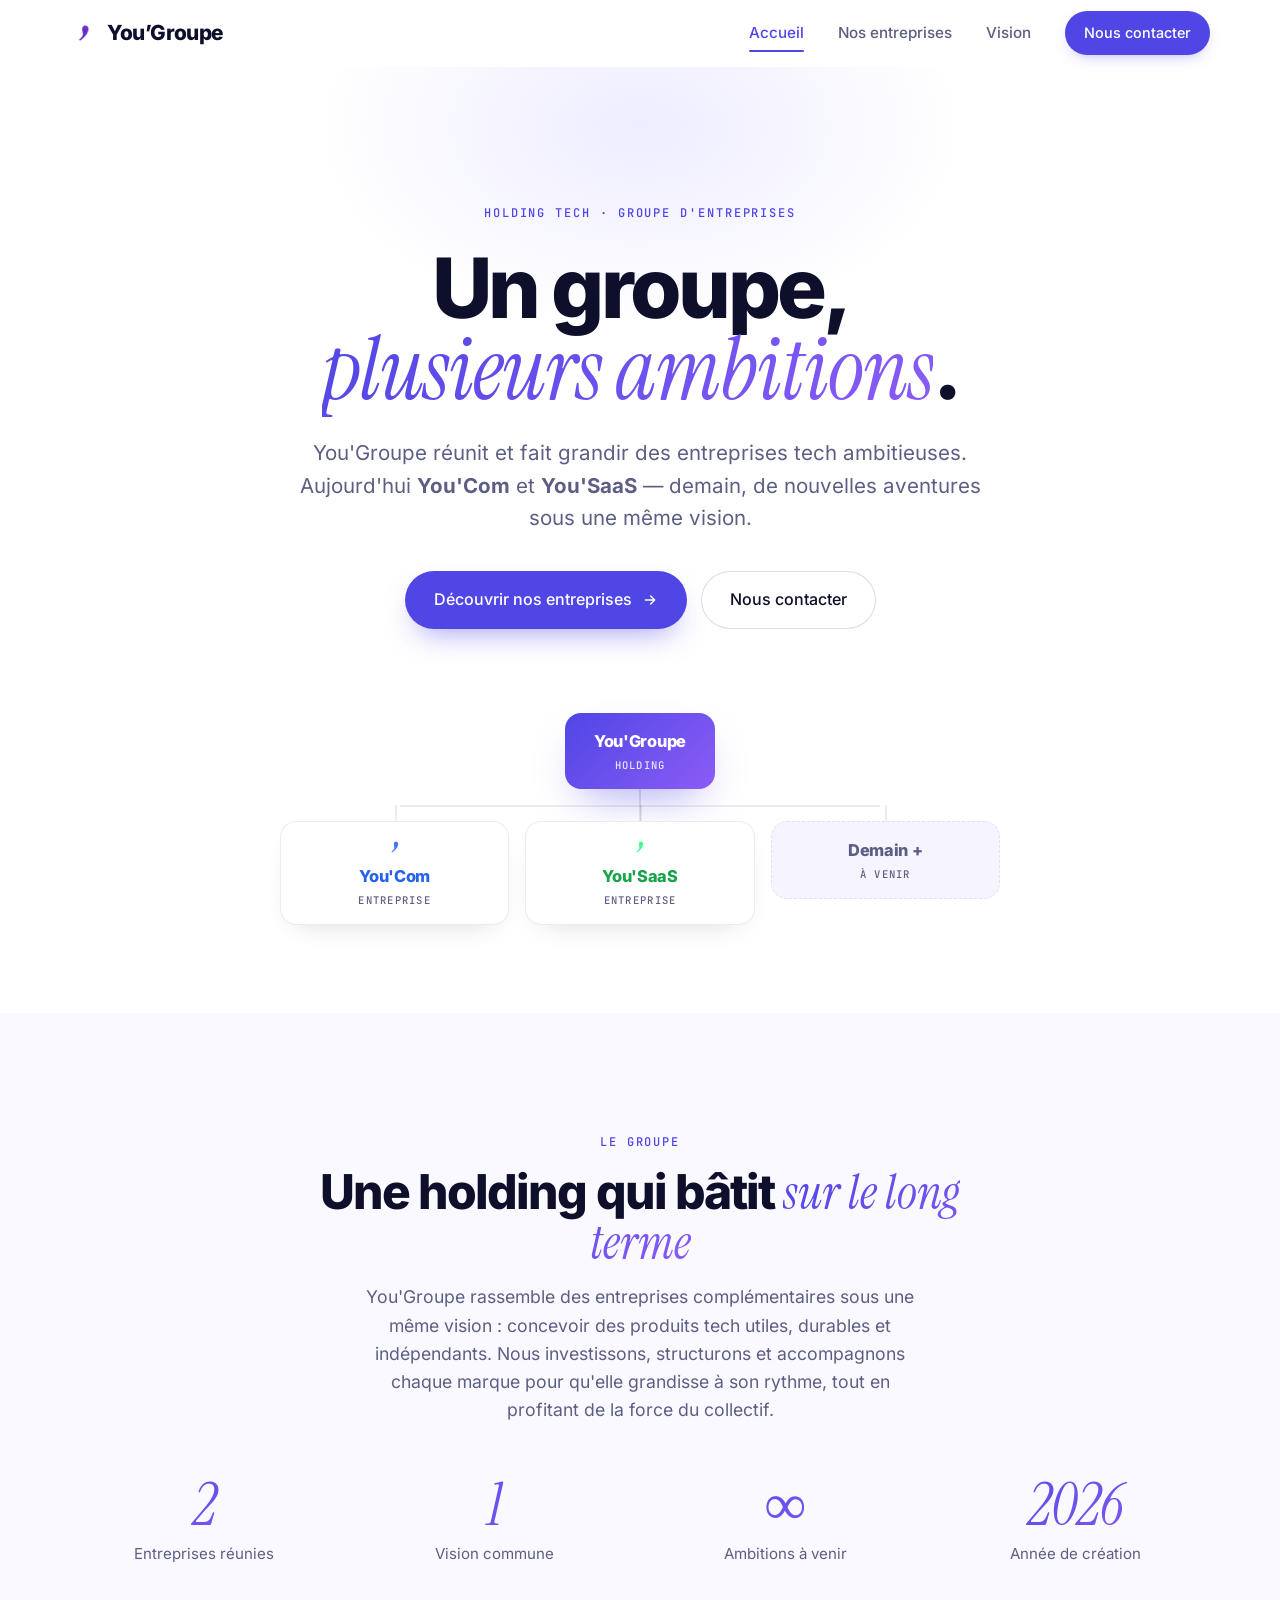
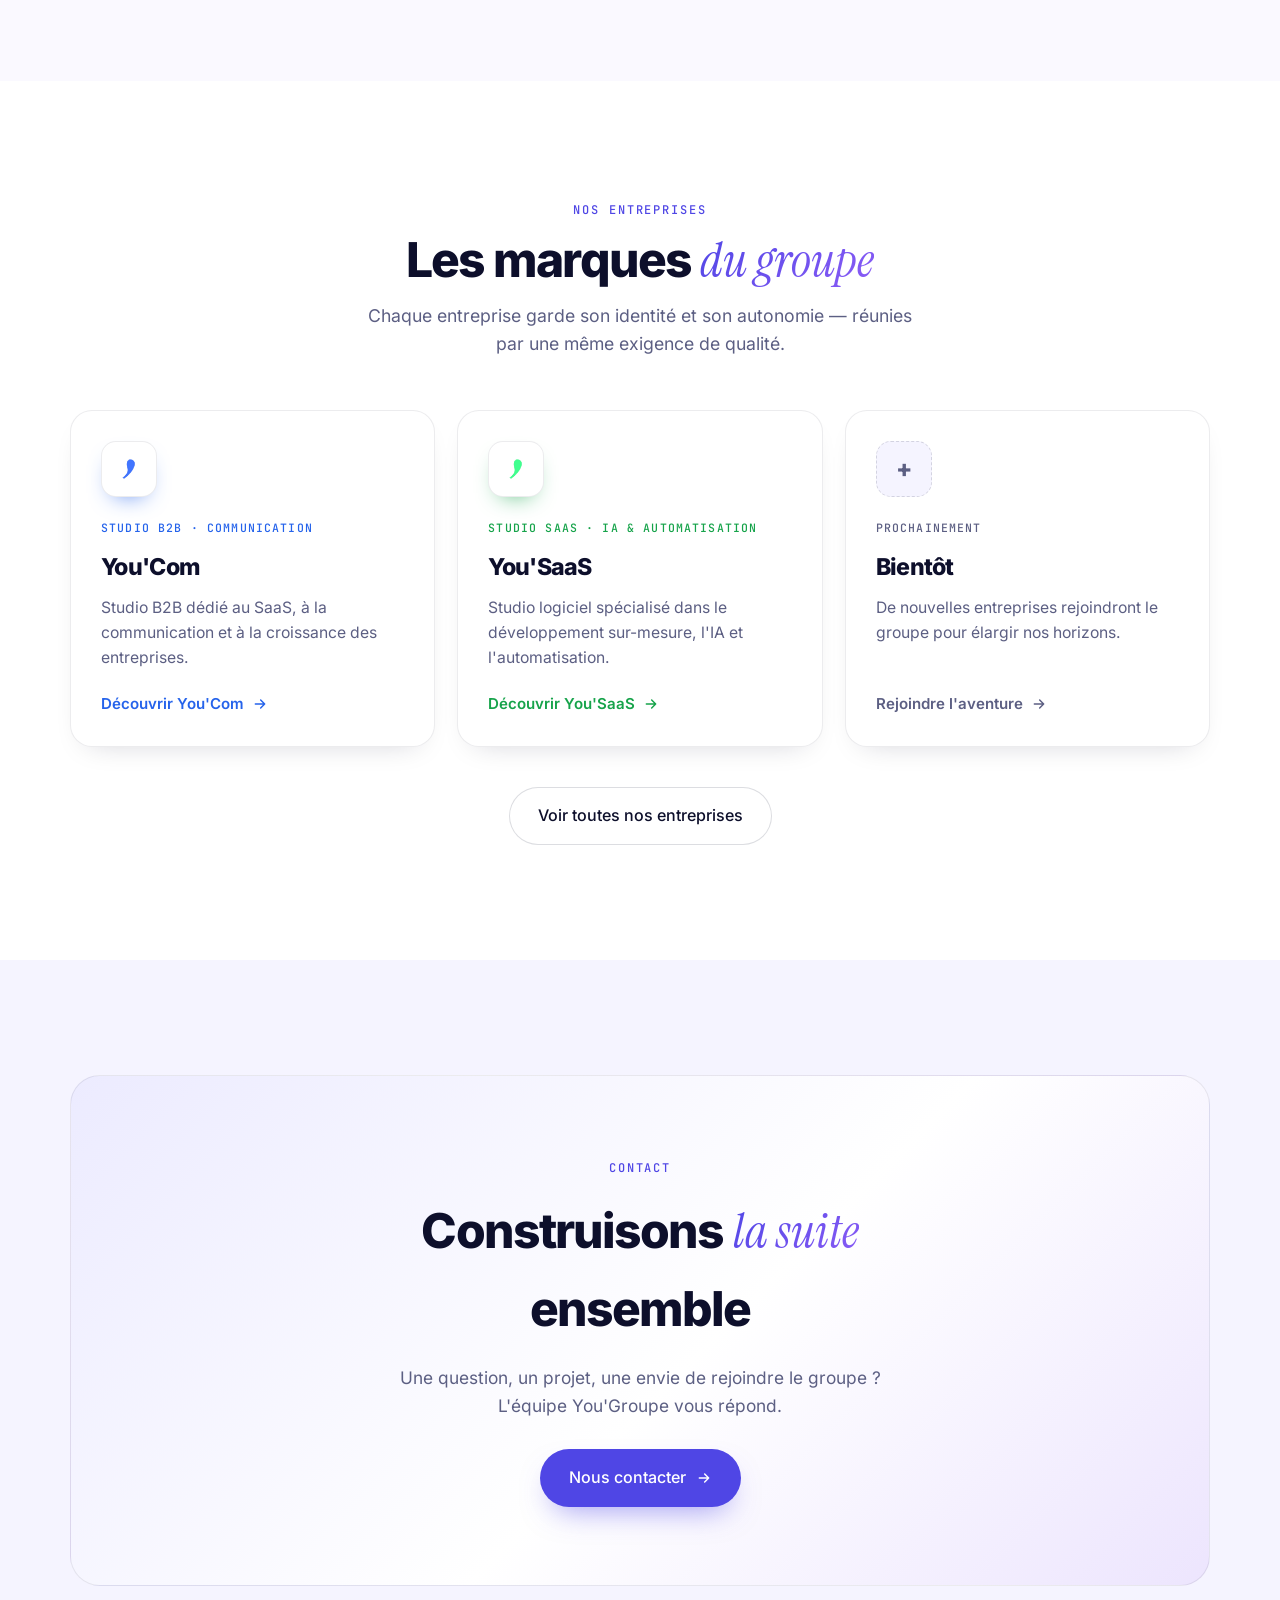
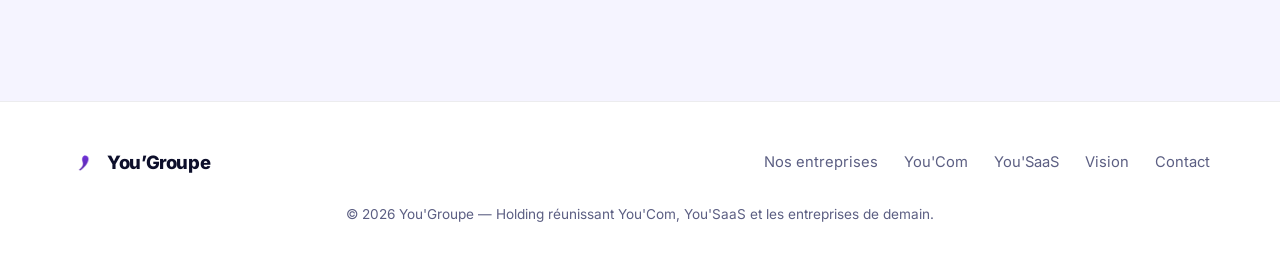
<file: index.html>
<!doctype html>
<html lang="fr">
<head>
  <meta charset="utf-8" />
  <meta name="viewport" content="width=device-width, initial-scale=1" />
  <title>You'Groupe — Holding tech • You'Com, You'SaaS &amp; les entreprises de demain</title>
  <meta name="description" content="You'Groupe est la holding qui réunit et fait grandir des entreprises tech ambitieuses : aujourd'hui You'Com et You'SaaS, demain de nouvelles aventures." />
  <meta name="theme-color" content="#4f46e5" />
  <link rel="icon" href="/favicon.ico" sizes="any" />
  <link rel="icon" type="image/svg+xml" href="/favicon.svg" />
  <link rel="icon" type="image/png" sizes="32x32" href="/favicon-32.png" />
  <link rel="apple-touch-icon" href="/apple-touch-icon.png" />
  <meta property="og:title" content="You'Groupe" />
  <meta property="og:description" content="Un groupe, plusieurs ambitions. La holding derrière You'Com et You'SaaS." />
  <meta property="og:type" content="website" />
  <meta property="og:url" content="https://yougroupe.com" />
  <link rel="stylesheet" href="/fonts.css?v=3" />
  <link rel="stylesheet" href="/styles.css?v=3" />
</head>
<body>
  <header id="hdr">
    <div class="wrap nav">
      <a class="brand" href="/"><img class="brand-logo" src="/assets/yougroupe-logo.png" alt="" width="28" height="28" /><span class="brand-name">You<span class="apos">’</span>Groupe</span></a>
      <nav class="nav-links" id="navlinks">
        <a class="link active" href="/">Accueil</a>
        <a class="link" href="/entreprises.html">Nos entreprises</a>
        <a class="link" href="/vision.html">Vision</a>
        <a class="btn btn-primary" href="/contact.html">Nous contacter</a>
      </nav>
      <button class="menu-btn" id="menuBtn" aria-label="Menu" aria-expanded="false">
        <svg width="24" height="24" viewBox="0 0 24 24" fill="none" stroke="currentColor" stroke-width="2" stroke-linecap="round"><line x1="3" y1="6" x2="21" y2="6"/><line x1="3" y1="12" x2="21" y2="12"/><line x1="3" y1="18" x2="21" y2="18"/></svg>
      </button>
    </div>
  </header>

  <main>
    <!-- HERO -->
    <section class="hero">
      <div class="halo" aria-hidden="true"></div>
      <div class="wrap">
        <span class="eyebrow reveal">Holding tech · Groupe d'entreprises</span>
        <h1 class="reveal">Un groupe,<br /><span class="serif">plusieurs ambitions</span>.</h1>
        <p class="lede reveal">You'Groupe réunit et fait grandir des entreprises tech ambitieuses. Aujourd'hui <strong>You'Com</strong> et <strong>You'SaaS</strong> — demain, de nouvelles aventures sous une même vision.</p>
        <div class="cta-row reveal">
          <a class="btn btn-primary" href="/entreprises.html">Découvrir nos entreprises
            <svg width="16" height="16" viewBox="0 0 24 24" fill="none" stroke="currentColor" stroke-width="2.2" stroke-linecap="round" stroke-linejoin="round"><path d="M5 12h14M13 6l6 6-6 6"/></svg>
          </a>
          <a class="btn btn-ghost" href="/contact.html">Nous contacter</a>
        </div>

        <div class="org reveal" aria-label="Structure du groupe">
          <div class="org-top">
            <div class="node root"><span class="n-name">You'Groupe</span><span class="n-role">Holding</span></div>
          </div>
          <div class="connector"></div>
          <div class="org-children">
            <div class="child c-youcom"><div class="node"><img class="node-logo" src="/assets/youcom-logo.png" alt="" /><span class="n-name">You'Com</span><span class="n-role">Entreprise</span></div></div>
            <div class="child c-yousaas"><div class="node"><img class="node-logo" src="/assets/yousaas-logo.png" alt="" /><span class="n-name">You'SaaS</span><span class="n-role">Entreprise</span></div></div>
            <div class="child future"><div class="node"><span class="n-name">Demain +</span><span class="n-role">À venir</span></div></div>
          </div>
        </div>
      </div>
    </section>

    <!-- LE GROUPE -->
    <section class="block bg-paper" id="groupe">
      <div class="wrap">
        <div class="section-head reveal">
          <span class="eyebrow">Le groupe</span>
          <h2>Une holding qui bâtit <span class="serif">sur le long terme</span></h2>
          <p>You'Groupe rassemble des entreprises complémentaires sous une même vision : concevoir des produits tech utiles, durables et indépendants. Nous investissons, structurons et accompagnons chaque marque pour qu'elle grandisse à son rythme, tout en profitant de la force du collectif.</p>
        </div>
        <div class="stats">
          <div class="stat reveal"><b>2</b><span>Entreprises réunies</span></div>
          <div class="stat reveal"><b>1</b><span>Vision commune</span></div>
          <div class="stat reveal"><b>∞</b><span>Ambitions à venir</span></div>
          <div class="stat reveal"><b>2026</b><span>Année de création</span></div>
        </div>
      </div>
    </section>

    <!-- TEASER ENTREPRISES -->
    <section class="block">
      <div class="wrap">
        <div class="section-head reveal">
          <span class="eyebrow">Nos entreprises</span>
          <h2>Les marques <span class="serif">du groupe</span></h2>
          <p>Chaque entreprise garde son identité et son autonomie — réunies par une même exigence de qualité.</p>
        </div>
        <div class="companies">
          <a class="company c-youcom reveal" href="/youcom.html">
            <div class="badge"><img src="/assets/youcom-logo.png" alt="Logo You'Com" /></div>
            <span class="tag">Studio B2B · Communication</span>
            <h3>You'Com</h3>
            <p>Studio B2B dédié au SaaS, à la communication et à la croissance des entreprises.</p>
            <span class="go">Découvrir You'Com
              <svg width="16" height="16" viewBox="0 0 24 24" fill="none" stroke="currentColor" stroke-width="2.2" stroke-linecap="round" stroke-linejoin="round"><path d="M5 12h14M13 6l6 6-6 6"/></svg>
            </span>
          </a>
          <a class="company c-yousaas reveal" href="/yousaas.html">
            <div class="badge"><img src="/assets/yousaas-logo.png" alt="Logo You'SaaS" /></div>
            <span class="tag">Studio SaaS · IA &amp; Automatisation</span>
            <h3>You'SaaS</h3>
            <p>Studio logiciel spécialisé dans le développement sur-mesure, l'IA et l'automatisation.</p>
            <span class="go">Découvrir You'SaaS
              <svg width="16" height="16" viewBox="0 0 24 24" fill="none" stroke="currentColor" stroke-width="2.2" stroke-linecap="round" stroke-linejoin="round"><path d="M5 12h14M13 6l6 6-6 6"/></svg>
            </span>
          </a>
          <div class="company soon reveal">
            <div class="badge">+</div>
            <span class="tag">Prochainement</span>
            <h3>Bientôt</h3>
            <p>De nouvelles entreprises rejoindront le groupe pour élargir nos horizons.</p>
            <a class="go" href="/contact.html">Rejoindre l'aventure
              <svg width="16" height="16" viewBox="0 0 24 24" fill="none" stroke="currentColor" stroke-width="2.2" stroke-linecap="round" stroke-linejoin="round"><path d="M5 12h14M13 6l6 6-6 6"/></svg>
            </a>
          </div>
        </div>
        <div class="cta-row reveal" style="margin-top:40px">
          <a class="btn btn-ghost" href="/entreprises.html">Voir toutes nos entreprises</a>
        </div>
      </div>
    </section>

    <!-- CTA -->
    <section class="block bg-soft">
      <div class="wrap">
        <div class="cta-band reveal">
          <span class="eyebrow">Contact</span>
          <h2 style="margin-top:14px">Construisons <span class="serif">la suite</span> ensemble</h2>
          <p>Une question, un projet, une envie de rejoindre le groupe ? L'équipe You'Groupe vous répond.</p>
          <div class="cta-row">
            <a class="btn btn-primary" href="/contact.html">Nous contacter
              <svg width="16" height="16" viewBox="0 0 24 24" fill="none" stroke="currentColor" stroke-width="2.2" stroke-linecap="round" stroke-linejoin="round"><path d="M5 12h14M13 6l6 6-6 6"/></svg>
            </a>
          </div>
        </div>
      </div>
    </section>
  </main>

  <footer>
    <div class="wrap foot">
      <a class="brand" href="/"><img class="brand-logo" src="/assets/yougroupe-logo.png" alt="" width="28" height="28" /><span class="brand-name">You<span class="apos">’</span>Groupe</span></a>
      <nav class="foot-links">
        <a href="/entreprises.html">Nos entreprises</a>
        <a href="/youcom.html">You'Com</a>
        <a href="/yousaas.html">You'SaaS</a>
        <a href="/vision.html">Vision</a>
        <a href="/contact.html">Contact</a>
      </nav>
      <div class="copy">© 2026 You'Groupe — Holding réunissant You'Com, You'SaaS et les entreprises de demain.</div>
    </div>
  </footer>

  <script src="/app.js?v=3"></script>
</body>
</html>
</file>
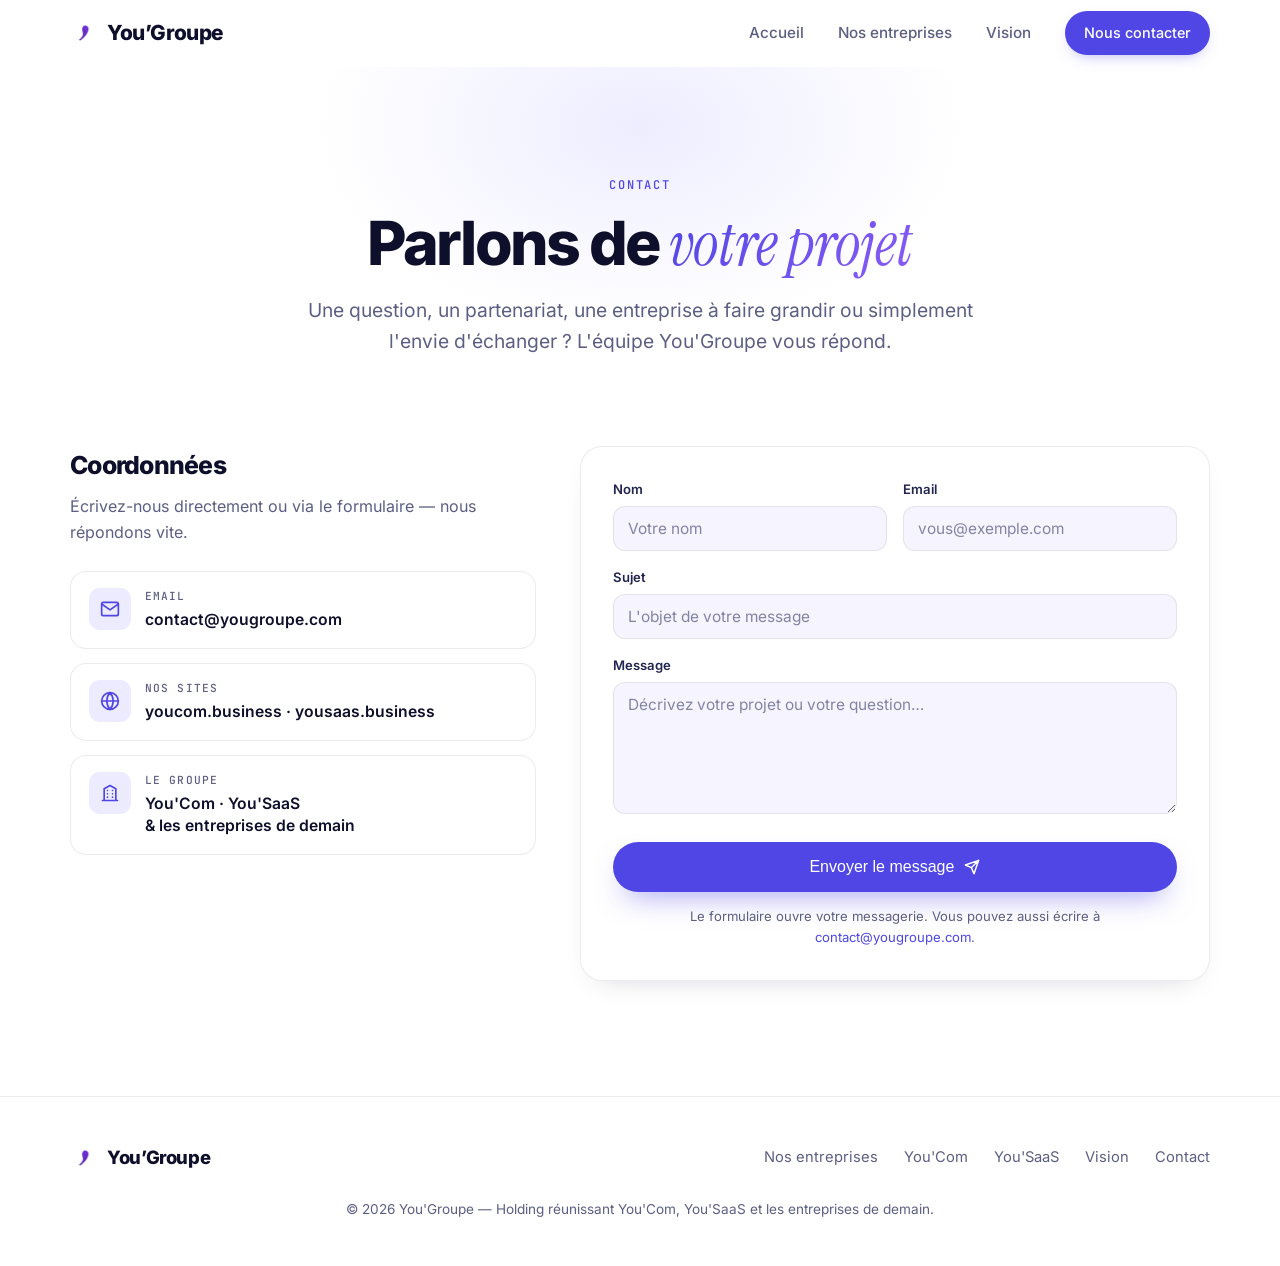
<file: contact.html>
<!doctype html>
<html lang="fr">
<head>
  <meta charset="utf-8" />
  <meta name="viewport" content="width=device-width, initial-scale=1" />
  <title>Contact — You'Groupe</title>
  <meta name="description" content="Contactez You'Groupe : questions, projets, partenariats ou envie de rejoindre le groupe." />
  <meta name="theme-color" content="#4f46e5" />
  <link rel="icon" href="/favicon.ico" sizes="any" />
  <link rel="icon" type="image/svg+xml" href="/favicon.svg" />
  <link rel="icon" type="image/png" sizes="32x32" href="/favicon-32.png" />
  <link rel="apple-touch-icon" href="/apple-touch-icon.png" />
  <link rel="stylesheet" href="/fonts.css?v=3" />
  <link rel="stylesheet" href="/styles.css?v=3" />
</head>
<body>
  <header id="hdr">
    <div class="wrap nav">
      <a class="brand" href="/"><img class="brand-logo" src="/assets/yougroupe-logo.png" alt="" width="28" height="28" /><span class="brand-name">You<span class="apos">’</span>Groupe</span></a>
      <nav class="nav-links" id="navlinks">
        <a class="link" href="/">Accueil</a>
        <a class="link" href="/entreprises.html">Nos entreprises</a>
        <a class="link" href="/vision.html">Vision</a>
        <a class="btn btn-primary active" href="/contact.html">Nous contacter</a>
      </nav>
      <button class="menu-btn" id="menuBtn" aria-label="Menu" aria-expanded="false">
        <svg width="24" height="24" viewBox="0 0 24 24" fill="none" stroke="currentColor" stroke-width="2" stroke-linecap="round"><line x1="3" y1="6" x2="21" y2="6"/><line x1="3" y1="12" x2="21" y2="12"/><line x1="3" y1="18" x2="21" y2="18"/></svg>
      </button>
    </div>
  </header>

  <main>
    <section class="subhero">
      <div class="halo" aria-hidden="true"></div>
      <div class="wrap">
        <span class="eyebrow reveal">Contact</span>
        <h1 class="reveal">Parlons de <span class="serif">votre projet</span></h1>
        <p class="lede reveal">Une question, un partenariat, une entreprise à faire grandir ou simplement l'envie d'échanger ? L'équipe You'Groupe vous répond.</p>
      </div>
    </section>

    <section class="block" style="padding-top:clamp(20px,3vw,44px)">
      <div class="wrap">
        <div class="contact-layout">
          <aside class="contact-aside reveal">
            <h2>Coordonnées</h2>
            <p>Écrivez-nous directement ou via le formulaire — nous répondons vite.</p>
            <div class="contact-list">
              <div class="c-row">
                <div class="ico"><svg viewBox="0 0 24 24" fill="none" stroke-width="2" stroke-linecap="round" stroke-linejoin="round"><rect x="2" y="4" width="20" height="16" rx="2"/><path d="m22 6-10 7L2 6"/></svg></div>
                <div><div class="c-label">Email</div><div class="c-val"><a href="mailto:contact@yougroupe.com">contact@yougroupe.com</a></div></div>
              </div>
              <div class="c-row">
                <div class="ico"><svg viewBox="0 0 24 24" fill="none" stroke-width="2" stroke-linecap="round" stroke-linejoin="round"><circle cx="12" cy="12" r="10"/><path d="M2 12h20M12 2a15 15 0 0 1 0 20 15 15 0 0 1 0-20z"/></svg></div>
                <div><div class="c-label">Nos sites</div><div class="c-val"><a href="https://youcom.business" target="_blank" rel="noopener">youcom.business</a> · <a href="https://yousaas.business" target="_blank" rel="noopener">yousaas.business</a></div></div>
              </div>
              <div class="c-row">
                <div class="ico"><svg viewBox="0 0 24 24" fill="none" stroke-width="2" stroke-linecap="round" stroke-linejoin="round"><path d="M3 21h18M5 21V7l7-4 7 4v14M9 9h.01M9 13h.01M9 17h.01M15 9h.01M15 13h.01M15 17h.01"/></svg></div>
                <div><div class="c-label">Le groupe</div><div class="c-val">You'Com · You'SaaS<br />&amp; les entreprises de demain</div></div>
              </div>
            </div>
          </aside>

          <div class="form-card reveal">
            <form id="contactForm" novalidate>
              <div class="form-row two">
                <div class="field"><label for="cf-nom">Nom</label><input id="cf-nom" name="nom" type="text" autocomplete="name" placeholder="Votre nom" required /></div>
                <div class="field"><label for="cf-email">Email</label><input id="cf-email" name="email" type="email" autocomplete="email" placeholder="vous@exemple.com" required /></div>
              </div>
              <div class="form-row">
                <div class="field"><label for="cf-sujet">Sujet</label><input id="cf-sujet" name="sujet" type="text" placeholder="L'objet de votre message" /></div>
              </div>
              <div class="form-row">
                <div class="field"><label for="cf-message">Message</label><textarea id="cf-message" name="message" placeholder="Décrivez votre projet ou votre question…" required></textarea></div>
              </div>
              <button class="btn btn-primary" type="submit">Envoyer le message
                <svg width="16" height="16" viewBox="0 0 24 24" fill="none" stroke="currentColor" stroke-width="2.2" stroke-linecap="round" stroke-linejoin="round"><path d="M22 2 11 13M22 2l-7 20-4-9-9-4 20-7z"/></svg>
              </button>
              <p class="form-note">Le formulaire ouvre votre messagerie. Vous pouvez aussi écrire à <a href="mailto:contact@yougroupe.com">contact@yougroupe.com</a>.</p>
            </form>
          </div>
        </div>
      </div>
    </section>
  </main>

  <footer>
    <div class="wrap foot">
      <a class="brand" href="/"><img class="brand-logo" src="/assets/yougroupe-logo.png" alt="" width="28" height="28" /><span class="brand-name">You<span class="apos">’</span>Groupe</span></a>
      <nav class="foot-links">
        <a href="/entreprises.html">Nos entreprises</a>
        <a href="/youcom.html">You'Com</a>
        <a href="/yousaas.html">You'SaaS</a>
        <a href="/vision.html">Vision</a>
        <a href="/contact.html">Contact</a>
      </nav>
      <div class="copy">© 2026 You'Groupe — Holding réunissant You'Com, You'SaaS et les entreprises de demain.</div>
    </div>
  </footer>

  <script src="/app.js?v=3"></script>
</body>
</html>
</file>
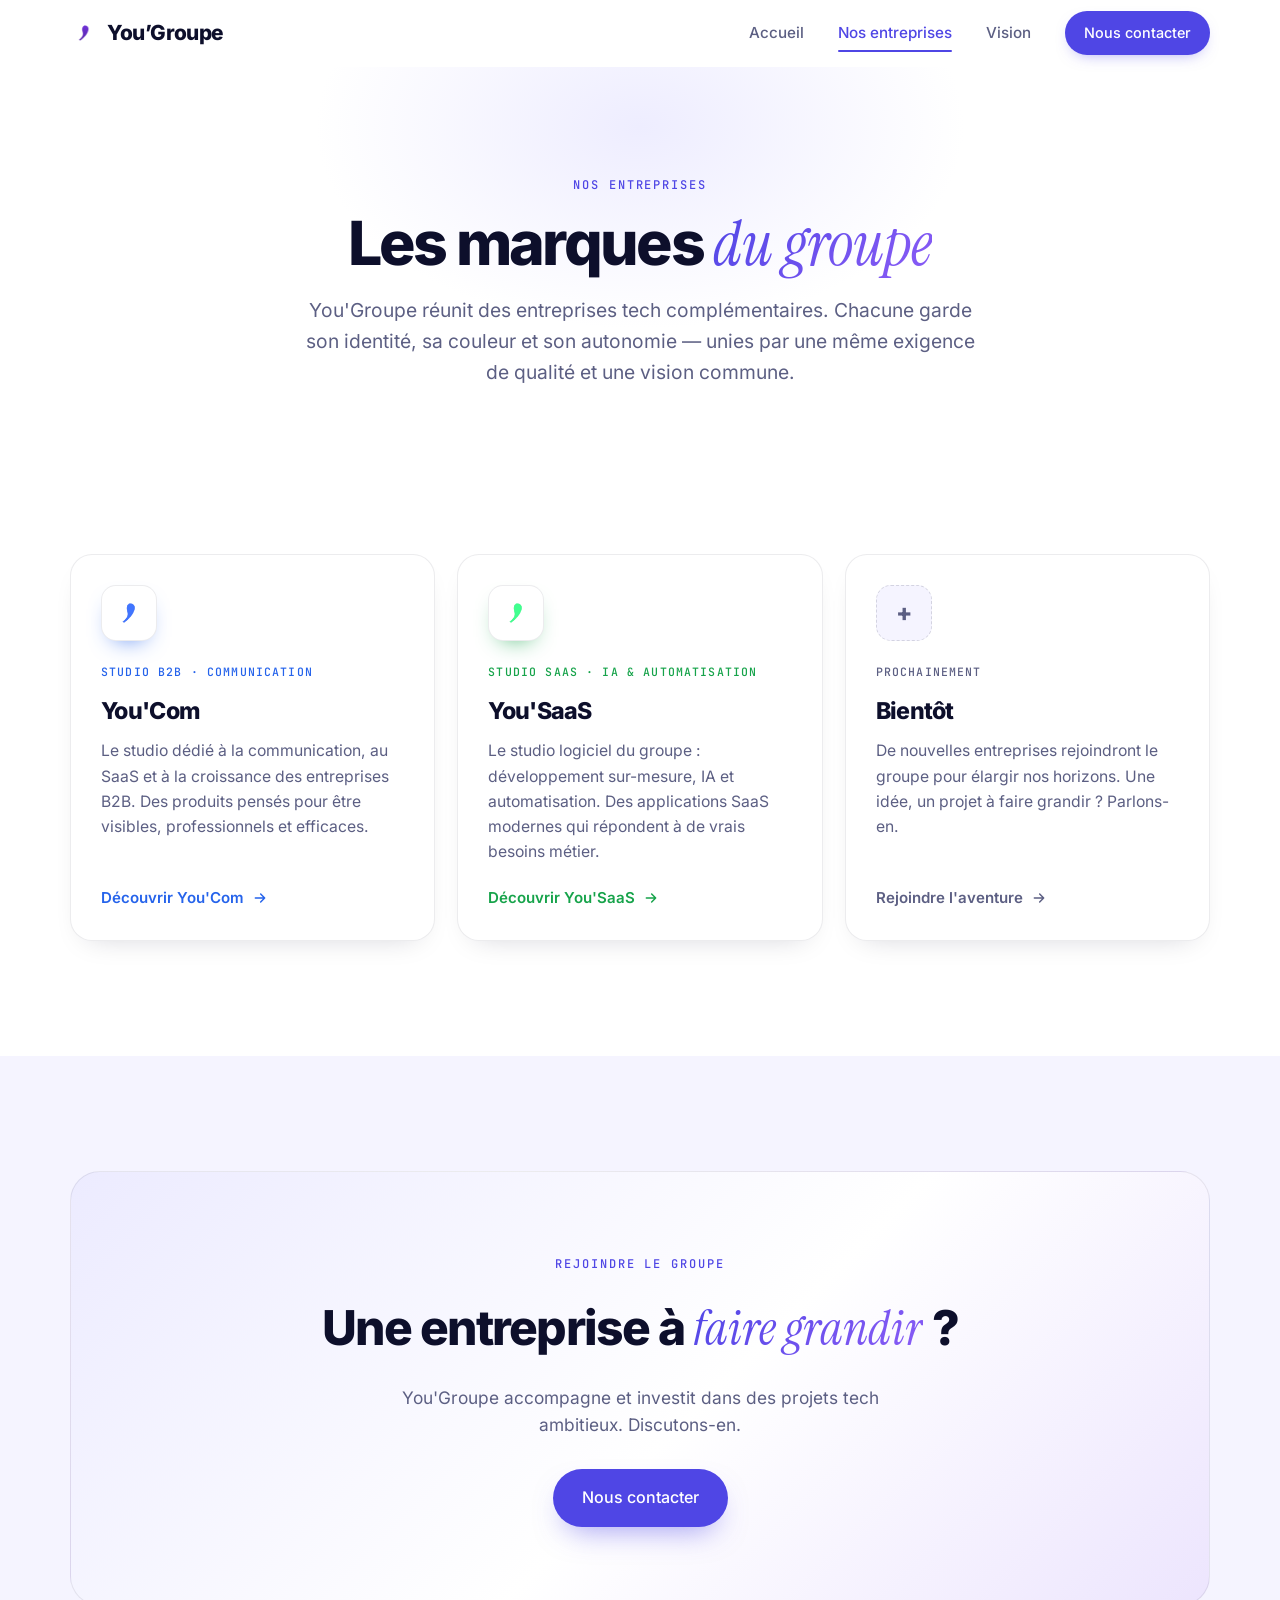
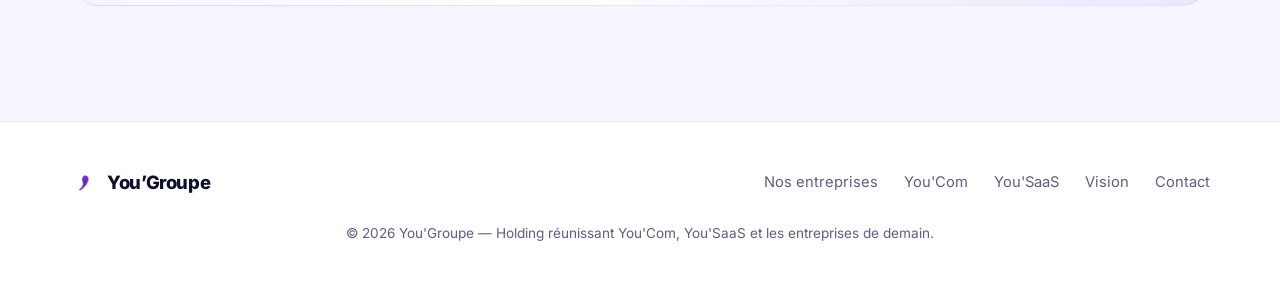
<file: entreprises.html>
<!doctype html>
<html lang="fr">
<head>
  <meta charset="utf-8" />
  <meta name="viewport" content="width=device-width, initial-scale=1" />
  <title>Nos entreprises — You'Groupe</title>
  <meta name="description" content="Les marques du groupe You'Groupe : You'Com, studio B2B et communication, et You'SaaS, studio SaaS, IA et automatisation." />
  <meta name="theme-color" content="#4f46e5" />
  <link rel="icon" href="/favicon.ico" sizes="any" />
  <link rel="icon" type="image/svg+xml" href="/favicon.svg" />
  <link rel="icon" type="image/png" sizes="32x32" href="/favicon-32.png" />
  <link rel="apple-touch-icon" href="/apple-touch-icon.png" />
  <link rel="stylesheet" href="/fonts.css?v=3" />
  <link rel="stylesheet" href="/styles.css?v=3" />
</head>
<body>
  <header id="hdr">
    <div class="wrap nav">
      <a class="brand" href="/"><img class="brand-logo" src="/assets/yougroupe-logo.png" alt="" width="28" height="28" /><span class="brand-name">You<span class="apos">’</span>Groupe</span></a>
      <nav class="nav-links" id="navlinks">
        <a class="link" href="/">Accueil</a>
        <a class="link active" href="/entreprises.html">Nos entreprises</a>
        <a class="link" href="/vision.html">Vision</a>
        <a class="btn btn-primary" href="/contact.html">Nous contacter</a>
      </nav>
      <button class="menu-btn" id="menuBtn" aria-label="Menu" aria-expanded="false">
        <svg width="24" height="24" viewBox="0 0 24 24" fill="none" stroke="currentColor" stroke-width="2" stroke-linecap="round"><line x1="3" y1="6" x2="21" y2="6"/><line x1="3" y1="12" x2="21" y2="12"/><line x1="3" y1="18" x2="21" y2="18"/></svg>
      </button>
    </div>
  </header>

  <main>
    <section class="subhero">
      <div class="halo" aria-hidden="true"></div>
      <div class="wrap">
        <span class="eyebrow reveal">Nos entreprises</span>
        <h1 class="reveal">Les marques <span class="serif">du groupe</span></h1>
        <p class="lede reveal">You'Groupe réunit des entreprises tech complémentaires. Chacune garde son identité, sa couleur et son autonomie — unies par une même exigence de qualité et une vision commune.</p>
      </div>
    </section>

    <section class="block">
      <div class="wrap">
        <div class="companies">
          <a class="company c-youcom reveal" href="/youcom.html">
            <div class="badge"><img src="/assets/youcom-logo.png" alt="Logo You'Com" /></div>
            <span class="tag">Studio B2B · Communication</span>
            <h3>You'Com</h3>
            <p>Le studio dédié à la communication, au SaaS et à la croissance des entreprises B2B. Des produits pensés pour être visibles, professionnels et efficaces.</p>
            <span class="go">Découvrir You'Com
              <svg width="16" height="16" viewBox="0 0 24 24" fill="none" stroke="currentColor" stroke-width="2.2" stroke-linecap="round" stroke-linejoin="round"><path d="M5 12h14M13 6l6 6-6 6"/></svg>
            </span>
          </a>
          <a class="company c-yousaas reveal" href="/yousaas.html">
            <div class="badge"><img src="/assets/yousaas-logo.png" alt="Logo You'SaaS" /></div>
            <span class="tag">Studio SaaS · IA &amp; Automatisation</span>
            <h3>You'SaaS</h3>
            <p>Le studio logiciel du groupe : développement sur-mesure, IA et automatisation. Des applications SaaS modernes qui répondent à de vrais besoins métier.</p>
            <span class="go">Découvrir You'SaaS
              <svg width="16" height="16" viewBox="0 0 24 24" fill="none" stroke="currentColor" stroke-width="2.2" stroke-linecap="round" stroke-linejoin="round"><path d="M5 12h14M13 6l6 6-6 6"/></svg>
            </span>
          </a>
          <div class="company soon reveal">
            <div class="badge">+</div>
            <span class="tag">Prochainement</span>
            <h3>Bientôt</h3>
            <p>De nouvelles entreprises rejoindront le groupe pour élargir nos horizons. Une idée, un projet à faire grandir ? Parlons-en.</p>
            <a class="go" href="/contact.html">Rejoindre l'aventure
              <svg width="16" height="16" viewBox="0 0 24 24" fill="none" stroke="currentColor" stroke-width="2.2" stroke-linecap="round" stroke-linejoin="round"><path d="M5 12h14M13 6l6 6-6 6"/></svg>
            </a>
          </div>
        </div>
      </div>
    </section>

    <section class="block bg-soft">
      <div class="wrap">
        <div class="cta-band reveal">
          <span class="eyebrow">Rejoindre le groupe</span>
          <h2 style="margin-top:14px">Une entreprise à <span class="serif">faire grandir</span> ?</h2>
          <p>You'Groupe accompagne et investit dans des projets tech ambitieux. Discutons-en.</p>
          <div class="cta-row">
            <a class="btn btn-primary" href="/contact.html">Nous contacter</a>
          </div>
        </div>
      </div>
    </section>
  </main>

  <footer>
    <div class="wrap foot">
      <a class="brand" href="/"><img class="brand-logo" src="/assets/yougroupe-logo.png" alt="" width="28" height="28" /><span class="brand-name">You<span class="apos">’</span>Groupe</span></a>
      <nav class="foot-links">
        <a href="/entreprises.html">Nos entreprises</a>
        <a href="/youcom.html">You'Com</a>
        <a href="/yousaas.html">You'SaaS</a>
        <a href="/vision.html">Vision</a>
        <a href="/contact.html">Contact</a>
      </nav>
      <div class="copy">© 2026 You'Groupe — Holding réunissant You'Com, You'SaaS et les entreprises de demain.</div>
    </div>
  </footer>

  <script src="/app.js?v=3"></script>
</body>
</html>
</file>
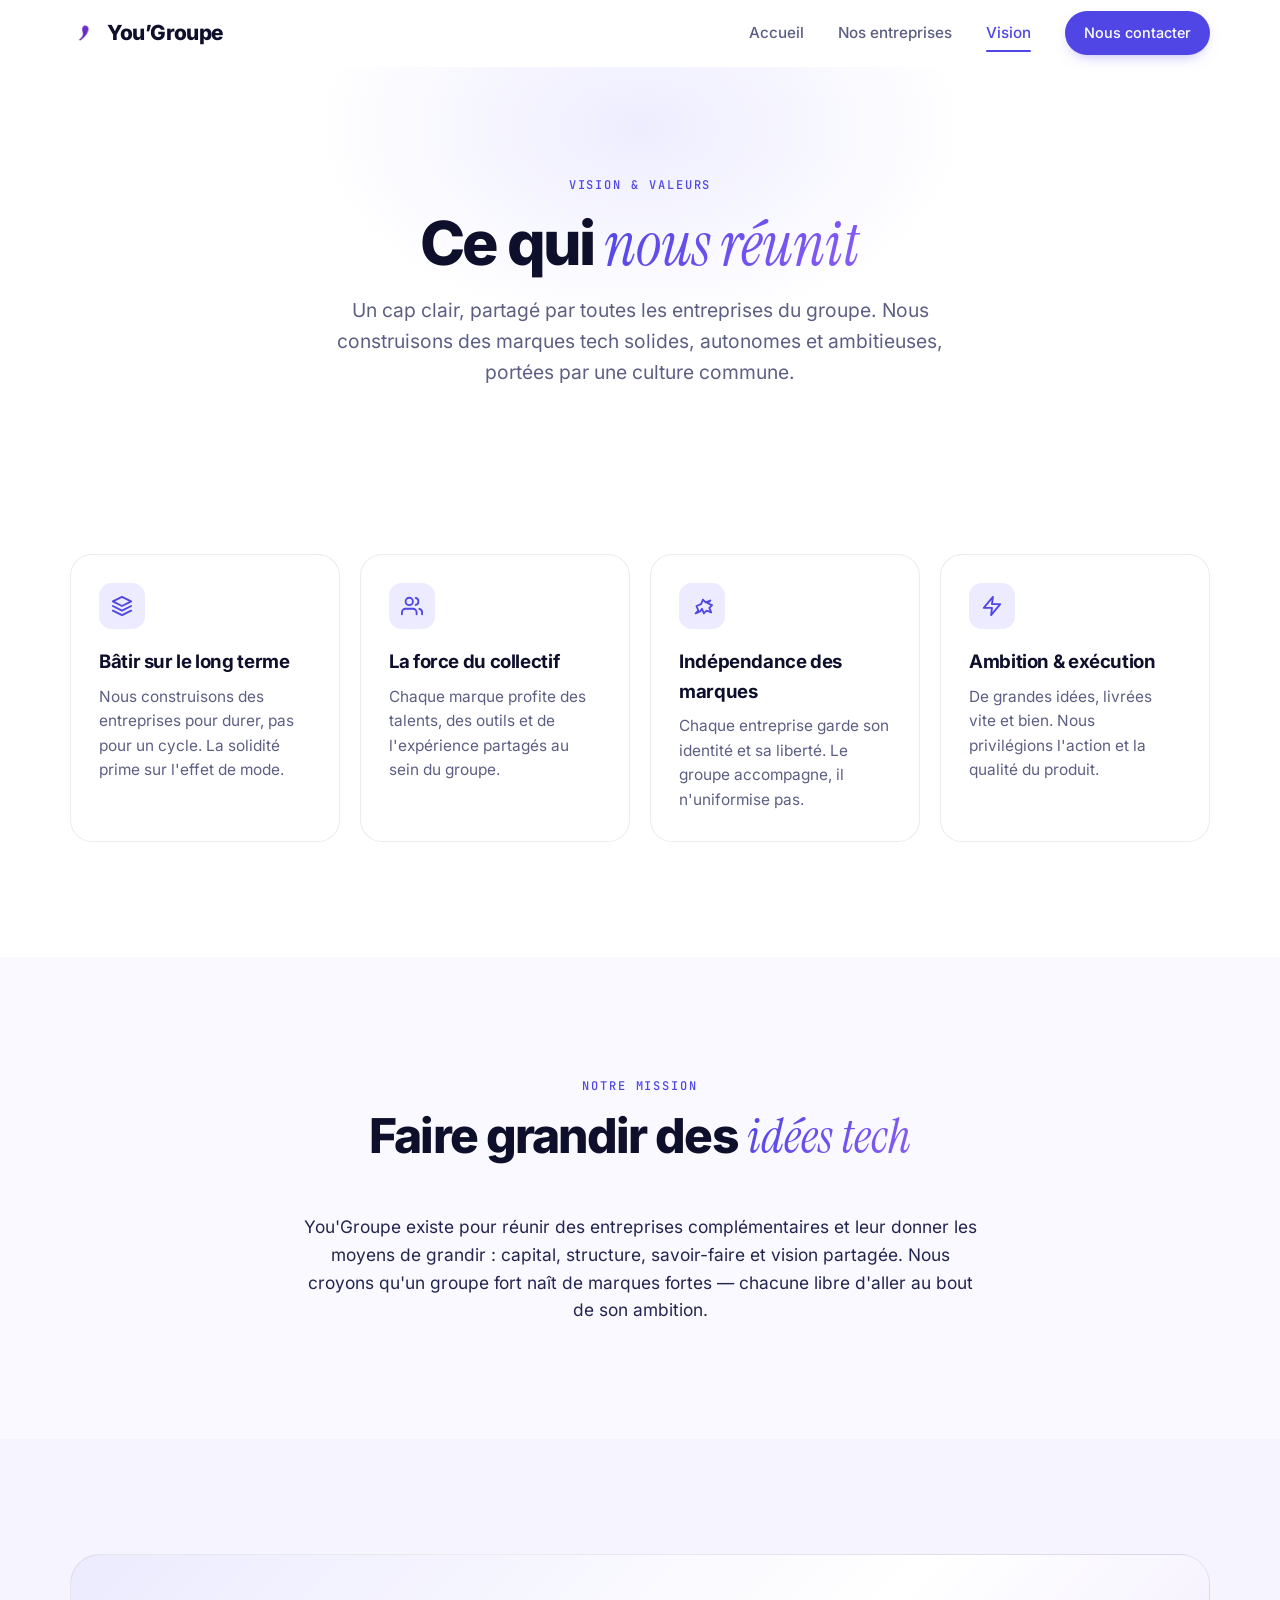
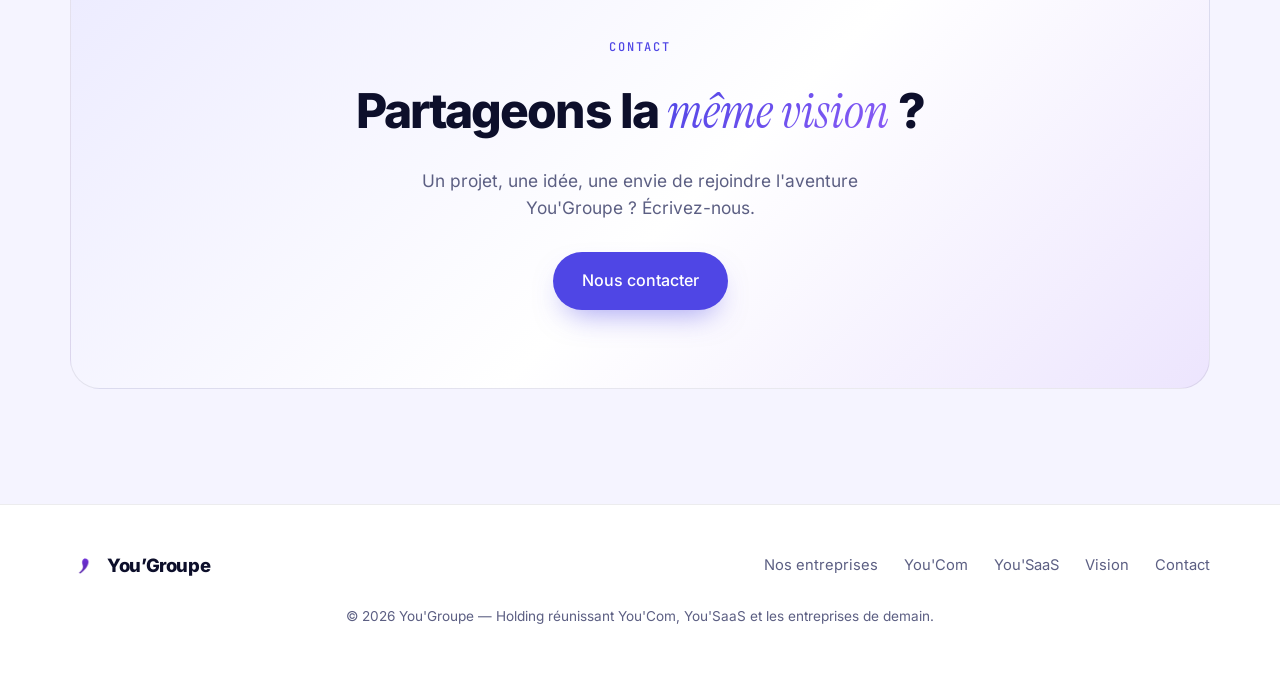
<file: vision.html>
<!doctype html>
<html lang="fr">
<head>
  <meta charset="utf-8" />
  <meta name="viewport" content="width=device-width, initial-scale=1" />
  <title>Vision &amp; valeurs — You'Groupe</title>
  <meta name="description" content="La vision et les valeurs de You'Groupe : bâtir sur le long terme, la force du collectif, l'indépendance des marques et l'exécution." />
  <meta name="theme-color" content="#4f46e5" />
  <link rel="icon" href="/favicon.ico" sizes="any" />
  <link rel="icon" type="image/svg+xml" href="/favicon.svg" />
  <link rel="icon" type="image/png" sizes="32x32" href="/favicon-32.png" />
  <link rel="apple-touch-icon" href="/apple-touch-icon.png" />
  <link rel="stylesheet" href="/fonts.css?v=3" />
  <link rel="stylesheet" href="/styles.css?v=3" />
</head>
<body>
  <header id="hdr">
    <div class="wrap nav">
      <a class="brand" href="/"><img class="brand-logo" src="/assets/yougroupe-logo.png" alt="" width="28" height="28" /><span class="brand-name">You<span class="apos">’</span>Groupe</span></a>
      <nav class="nav-links" id="navlinks">
        <a class="link" href="/">Accueil</a>
        <a class="link" href="/entreprises.html">Nos entreprises</a>
        <a class="link active" href="/vision.html">Vision</a>
        <a class="btn btn-primary" href="/contact.html">Nous contacter</a>
      </nav>
      <button class="menu-btn" id="menuBtn" aria-label="Menu" aria-expanded="false">
        <svg width="24" height="24" viewBox="0 0 24 24" fill="none" stroke="currentColor" stroke-width="2" stroke-linecap="round"><line x1="3" y1="6" x2="21" y2="6"/><line x1="3" y1="12" x2="21" y2="12"/><line x1="3" y1="18" x2="21" y2="18"/></svg>
      </button>
    </div>
  </header>

  <main>
    <section class="subhero">
      <div class="halo" aria-hidden="true"></div>
      <div class="wrap">
        <span class="eyebrow reveal">Vision &amp; valeurs</span>
        <h1 class="reveal">Ce qui <span class="serif">nous réunit</span></h1>
        <p class="lede reveal">Un cap clair, partagé par toutes les entreprises du groupe. Nous construisons des marques tech solides, autonomes et ambitieuses, portées par une culture commune.</p>
      </div>
    </section>

    <section class="block">
      <div class="wrap">
        <div class="features">
          <div class="feature reveal">
            <div class="ico"><svg viewBox="0 0 24 24" fill="none" stroke-width="2" stroke-linecap="round" stroke-linejoin="round"><path d="M12 2 2 7l10 5 10-5-10-5zM2 17l10 5 10-5M2 12l10 5 10-5"/></svg></div>
            <h3>Bâtir sur le long terme</h3>
            <p>Nous construisons des entreprises pour durer, pas pour un cycle. La solidité prime sur l'effet de mode.</p>
          </div>
          <div class="feature reveal">
            <div class="ico"><svg viewBox="0 0 24 24" fill="none" stroke-width="2" stroke-linecap="round" stroke-linejoin="round"><path d="M17 21v-2a4 4 0 0 0-4-4H5a4 4 0 0 0-4 4v2"/><circle cx="9" cy="7" r="4"/><path d="M23 21v-2a4 4 0 0 0-3-3.87M16 3.13a4 4 0 0 1 0 7.75"/></svg></div>
            <h3>La force du collectif</h3>
            <p>Chaque marque profite des talents, des outils et de l'expérience partagés au sein du groupe.</p>
          </div>
          <div class="feature reveal">
            <div class="ico"><svg viewBox="0 0 24 24" fill="none" stroke-width="2" stroke-linecap="round" stroke-linejoin="round"><path d="m12 15 2 5 3-3 5 2-2-5 3-3-5-2 3-3-5 2-3-3-2 5-5 2 2 5-3 3 5-2z"/></svg></div>
            <h3>Indépendance des marques</h3>
            <p>Chaque entreprise garde son identité et sa liberté. Le groupe accompagne, il n'uniformise pas.</p>
          </div>
          <div class="feature reveal">
            <div class="ico"><svg viewBox="0 0 24 24" fill="none" stroke-width="2" stroke-linecap="round" stroke-linejoin="round"><path d="M13 2 3 14h9l-1 8 10-12h-9l1-8z"/></svg></div>
            <h3>Ambition &amp; exécution</h3>
            <p>De grandes idées, livrées vite et bien. Nous privilégions l'action et la qualité du produit.</p>
          </div>
        </div>
      </div>
    </section>

    <section class="block bg-paper">
      <div class="wrap-narrow">
        <div class="section-head reveal">
          <span class="eyebrow">Notre mission</span>
          <h2>Faire grandir des <span class="serif">idées tech</span></h2>
        </div>
        <div class="prose reveal" style="text-align:center">
          <p>You'Groupe existe pour réunir des entreprises complémentaires et leur donner les moyens de grandir : capital, structure, savoir-faire et vision partagée. Nous croyons qu'un groupe fort naît de marques fortes — chacune libre d'aller au bout de son ambition.</p>
        </div>
      </div>
    </section>

    <section class="block bg-soft">
      <div class="wrap">
        <div class="cta-band reveal">
          <span class="eyebrow">Contact</span>
          <h2 style="margin-top:14px">Partageons la <span class="serif">même vision</span> ?</h2>
          <p>Un projet, une idée, une envie de rejoindre l'aventure You'Groupe ? Écrivez-nous.</p>
          <div class="cta-row">
            <a class="btn btn-primary" href="/contact.html">Nous contacter</a>
          </div>
        </div>
      </div>
    </section>
  </main>

  <footer>
    <div class="wrap foot">
      <a class="brand" href="/"><img class="brand-logo" src="/assets/yougroupe-logo.png" alt="" width="28" height="28" /><span class="brand-name">You<span class="apos">’</span>Groupe</span></a>
      <nav class="foot-links">
        <a href="/entreprises.html">Nos entreprises</a>
        <a href="/youcom.html">You'Com</a>
        <a href="/yousaas.html">You'SaaS</a>
        <a href="/vision.html">Vision</a>
        <a href="/contact.html">Contact</a>
      </nav>
      <div class="copy">© 2026 You'Groupe — Holding réunissant You'Com, You'SaaS et les entreprises de demain.</div>
    </div>
  </footer>

  <script src="/app.js?v=3"></script>
</body>
</html>
</file>
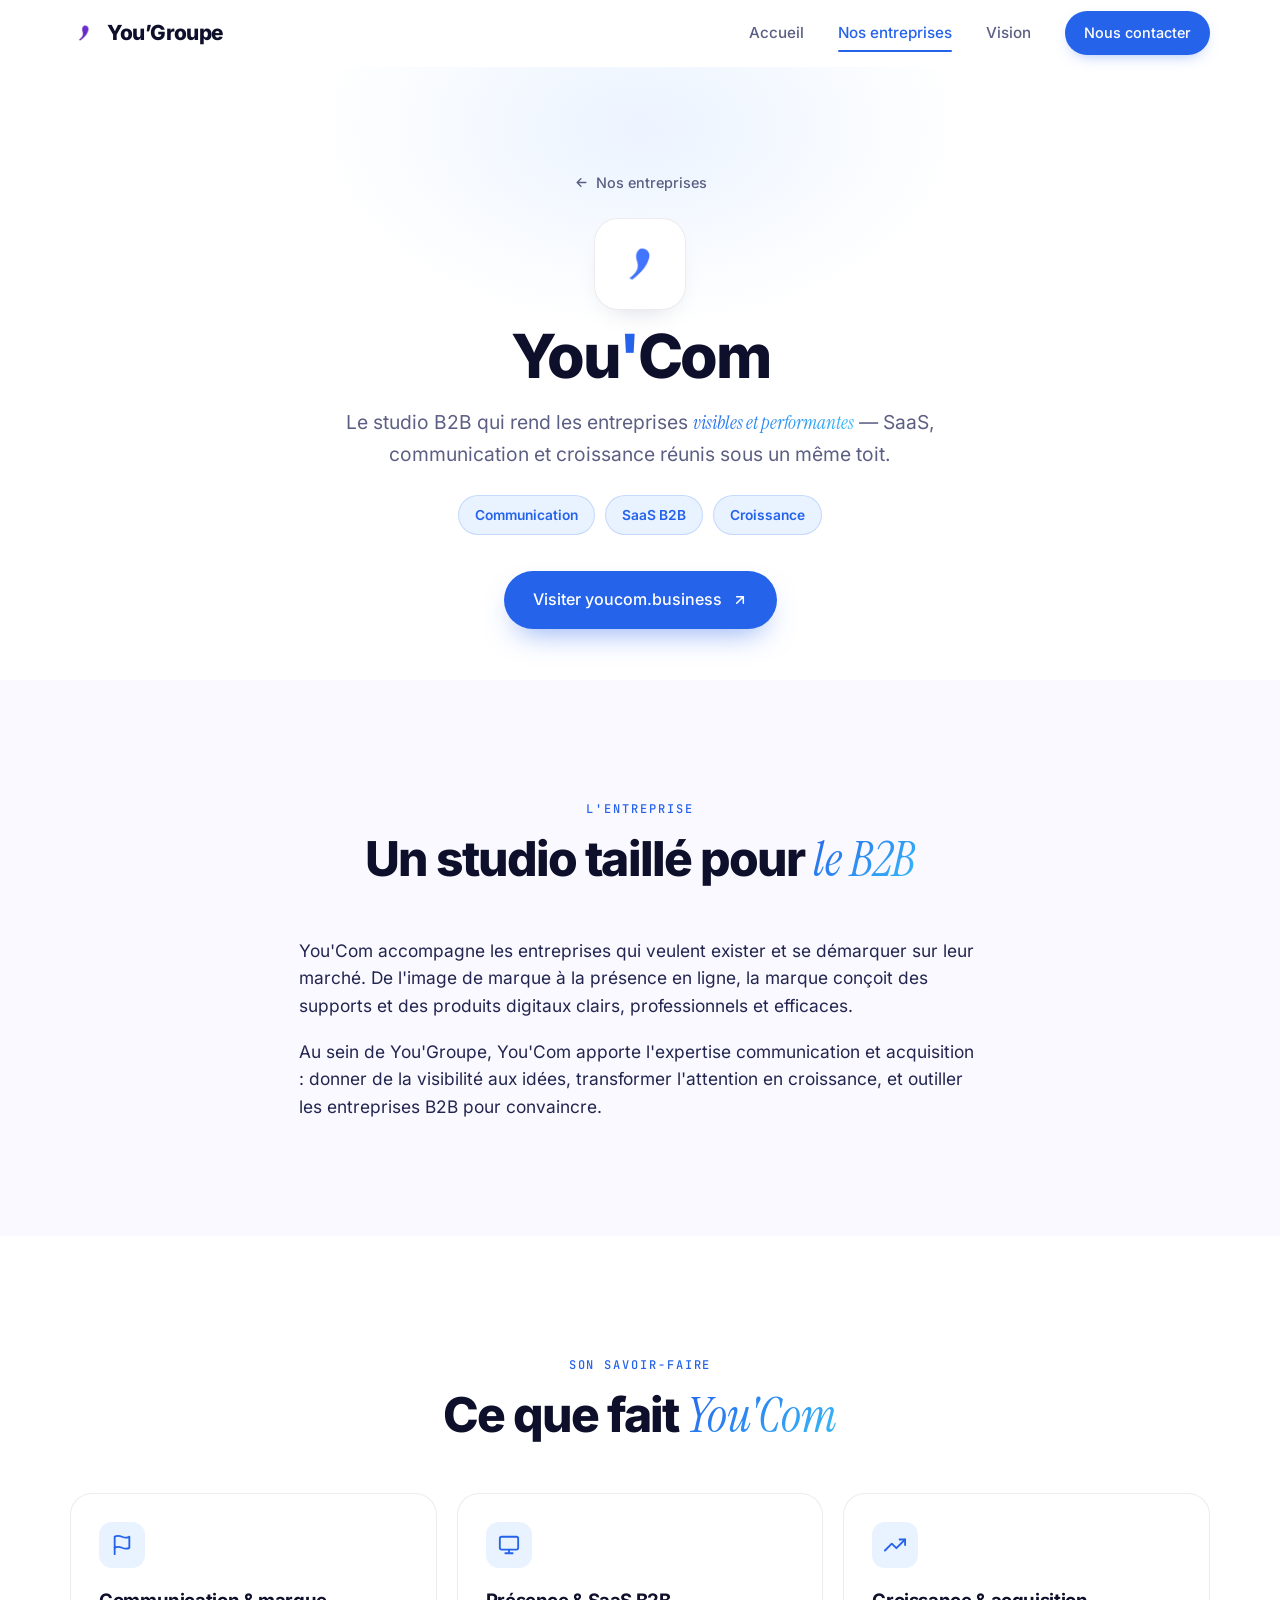
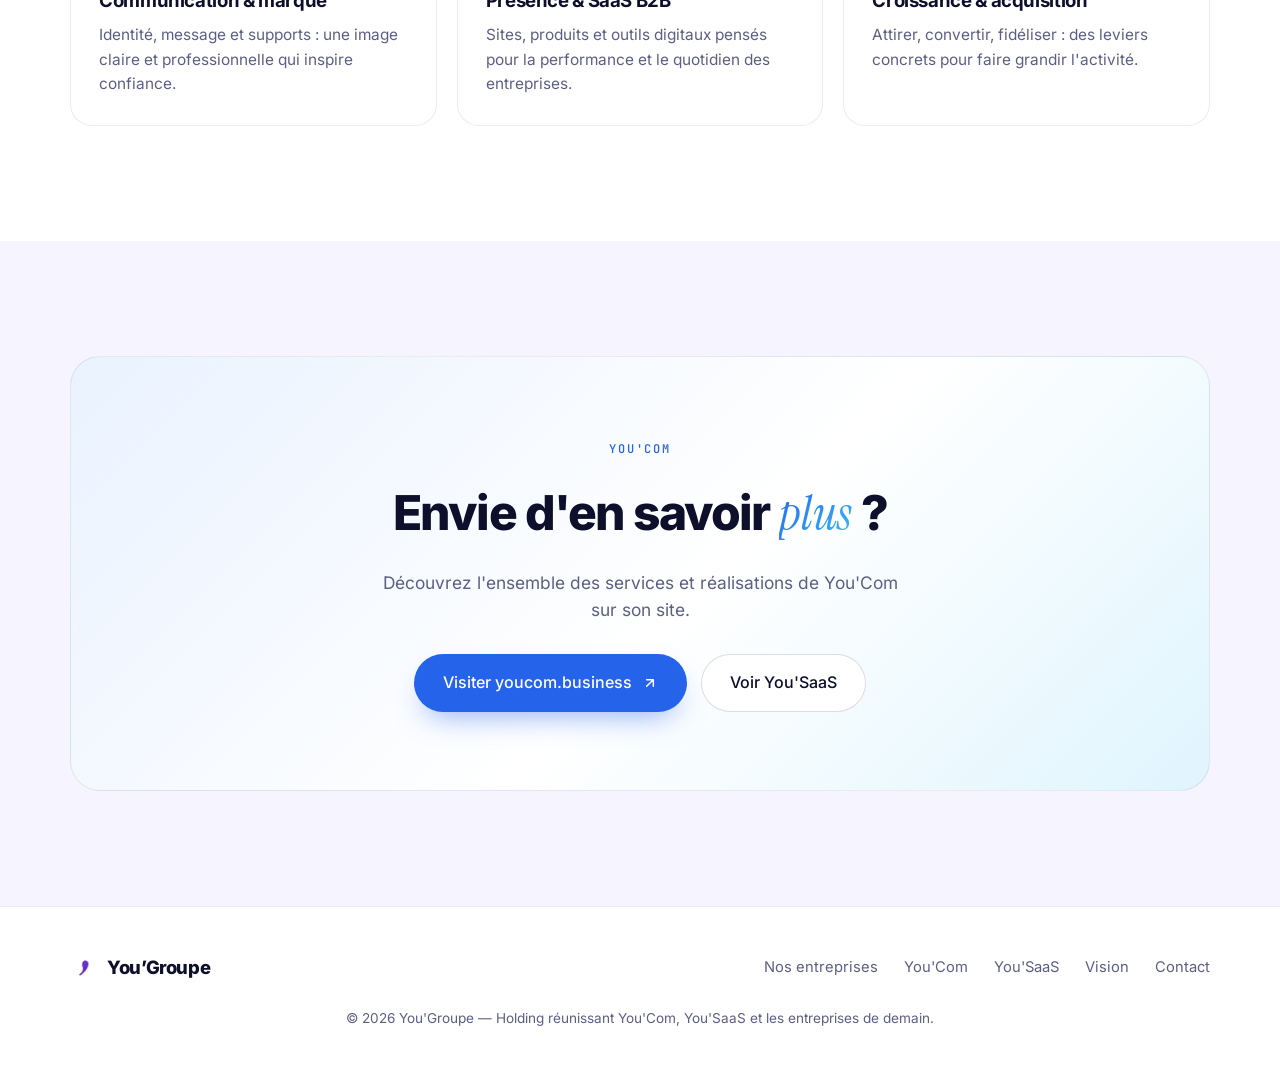
<file: youcom.html>
<!doctype html>
<html lang="fr">
<head>
  <meta charset="utf-8" />
  <meta name="viewport" content="width=device-width, initial-scale=1" />
  <title>You'Com — Studio B2B, SaaS &amp; Communication | You'Groupe</title>
  <meta name="description" content="You'Com, marque du groupe You'Groupe : studio B2B spécialisé dans le SaaS, la communication et la croissance des entreprises." />
  <meta name="theme-color" content="#2563eb" />
  <link rel="icon" href="/favicon.ico" sizes="any" />
  <link rel="icon" type="image/svg+xml" href="/favicon.svg" />
  <link rel="icon" type="image/png" sizes="32x32" href="/favicon-32.png" />
  <link rel="apple-touch-icon" href="/apple-touch-icon.png" />
  <link rel="stylesheet" href="/fonts.css?v=3" />
  <link rel="stylesheet" href="/styles.css?v=3" />
</head>
<body class="brand-youcom">
  <header id="hdr">
    <div class="wrap nav">
      <a class="brand" href="/"><img class="brand-logo" src="/assets/yougroupe-logo.png" alt="" width="28" height="28" /><span class="brand-name">You<span class="apos">’</span>Groupe</span></a>
      <nav class="nav-links" id="navlinks">
        <a class="link" href="/">Accueil</a>
        <a class="link active" href="/entreprises.html">Nos entreprises</a>
        <a class="link" href="/vision.html">Vision</a>
        <a class="btn btn-primary" href="/contact.html">Nous contacter</a>
      </nav>
      <button class="menu-btn" id="menuBtn" aria-label="Menu" aria-expanded="false">
        <svg width="24" height="24" viewBox="0 0 24 24" fill="none" stroke="currentColor" stroke-width="2" stroke-linecap="round"><line x1="3" y1="6" x2="21" y2="6"/><line x1="3" y1="12" x2="21" y2="12"/><line x1="3" y1="18" x2="21" y2="18"/></svg>
      </button>
    </div>
  </header>

  <main>
    <section class="subhero">
      <div class="halo" aria-hidden="true"></div>
      <div class="wrap">
        <a class="backlink reveal" href="/entreprises.html">
          <svg width="15" height="15" viewBox="0 0 24 24" fill="none" stroke="currentColor" stroke-width="2.2" stroke-linecap="round" stroke-linejoin="round"><path d="M19 12H5M11 18l-6-6 6-6"/></svg>
          Nos entreprises
        </a>
        <div class="co-logo reveal" style="margin-top:18px"><img src="/assets/youcom-logo.png" alt="Logo You'Com" /></div>
        <h1 class="reveal">You<span class="apos">'</span>Com</h1>
        <p class="lede reveal">Le studio B2B qui rend les entreprises <span class="serif">visibles et performantes</span> — SaaS, communication et croissance réunis sous un même toit.</p>
        <div class="co-meta reveal">
          <span class="chip">Communication</span>
          <span class="chip">SaaS B2B</span>
          <span class="chip">Croissance</span>
        </div>
        <div class="cta-row reveal">
          <a class="btn btn-primary" href="https://youcom.business" target="_blank" rel="noopener">Visiter youcom.business
            <svg width="16" height="16" viewBox="0 0 24 24" fill="none" stroke="currentColor" stroke-width="2.2" stroke-linecap="round" stroke-linejoin="round"><path d="M7 17 17 7M7 7h10v10"/></svg>
          </a>
        </div>
      </div>
    </section>

    <section class="block bg-paper">
      <div class="wrap-narrow">
        <div class="section-head reveal">
          <span class="eyebrow">L'entreprise</span>
          <h2>Un studio taillé pour <span class="serif">le B2B</span></h2>
        </div>
        <div class="prose reveal">
          <p>You'Com accompagne les entreprises qui veulent exister et se démarquer sur leur marché. De l'image de marque à la présence en ligne, la marque conçoit des supports et des produits digitaux clairs, professionnels et efficaces.</p>
          <p>Au sein de You'Groupe, You'Com apporte l'expertise communication et acquisition : donner de la visibilité aux idées, transformer l'attention en croissance, et outiller les entreprises B2B pour convaincre.</p>
        </div>
      </div>
    </section>

    <section class="block">
      <div class="wrap">
        <div class="section-head reveal">
          <span class="eyebrow">Son savoir-faire</span>
          <h2>Ce que fait <span class="serif">You'Com</span></h2>
        </div>
        <div class="features">
          <div class="feature reveal">
            <div class="ico"><svg viewBox="0 0 24 24" fill="none" stroke-width="2" stroke-linecap="round" stroke-linejoin="round"><path d="M4 15s1-1 4-1 5 2 8 2 4-1 4-1V3s-1 1-4 1-5-2-8-2-4 1-4 1z"/><line x1="4" y1="22" x2="4" y2="15"/></svg></div>
            <h3>Communication &amp; marque</h3>
            <p>Identité, message et supports : une image claire et professionnelle qui inspire confiance.</p>
          </div>
          <div class="feature reveal">
            <div class="ico"><svg viewBox="0 0 24 24" fill="none" stroke-width="2" stroke-linecap="round" stroke-linejoin="round"><rect x="2" y="3" width="20" height="14" rx="2"/><path d="M8 21h8M12 17v4"/></svg></div>
            <h3>Présence &amp; SaaS B2B</h3>
            <p>Sites, produits et outils digitaux pensés pour la performance et le quotidien des entreprises.</p>
          </div>
          <div class="feature reveal">
            <div class="ico"><svg viewBox="0 0 24 24" fill="none" stroke-width="2" stroke-linecap="round" stroke-linejoin="round"><path d="M23 6l-9.5 9.5-5-5L1 18"/><path d="M17 6h6v6"/></svg></div>
            <h3>Croissance &amp; acquisition</h3>
            <p>Attirer, convertir, fidéliser : des leviers concrets pour faire grandir l'activité.</p>
          </div>
        </div>
      </div>
    </section>

    <section class="block bg-soft">
      <div class="wrap">
        <div class="cta-band reveal">
          <span class="eyebrow">You'Com</span>
          <h2 style="margin-top:14px">Envie d'en savoir <span class="serif">plus</span> ?</h2>
          <p>Découvrez l'ensemble des services et réalisations de You'Com sur son site.</p>
          <div class="cta-row">
            <a class="btn btn-primary" href="https://youcom.business" target="_blank" rel="noopener">Visiter youcom.business
              <svg width="16" height="16" viewBox="0 0 24 24" fill="none" stroke="currentColor" stroke-width="2.2" stroke-linecap="round" stroke-linejoin="round"><path d="M7 17 17 7M7 7h10v10"/></svg>
            </a>
            <a class="btn btn-ghost" href="/yousaas.html">Voir You'SaaS</a>
          </div>
        </div>
      </div>
    </section>
  </main>

  <footer>
    <div class="wrap foot">
      <a class="brand" href="/"><img class="brand-logo" src="/assets/yougroupe-logo.png" alt="" width="28" height="28" /><span class="brand-name">You<span class="apos">’</span>Groupe</span></a>
      <nav class="foot-links">
        <a href="/entreprises.html">Nos entreprises</a>
        <a href="/youcom.html">You'Com</a>
        <a href="/yousaas.html">You'SaaS</a>
        <a href="/vision.html">Vision</a>
        <a href="/contact.html">Contact</a>
      </nav>
      <div class="copy">© 2026 You'Groupe — Holding réunissant You'Com, You'SaaS et les entreprises de demain.</div>
    </div>
  </footer>

  <script src="/app.js?v=3"></script>
</body>
</html>
</file>
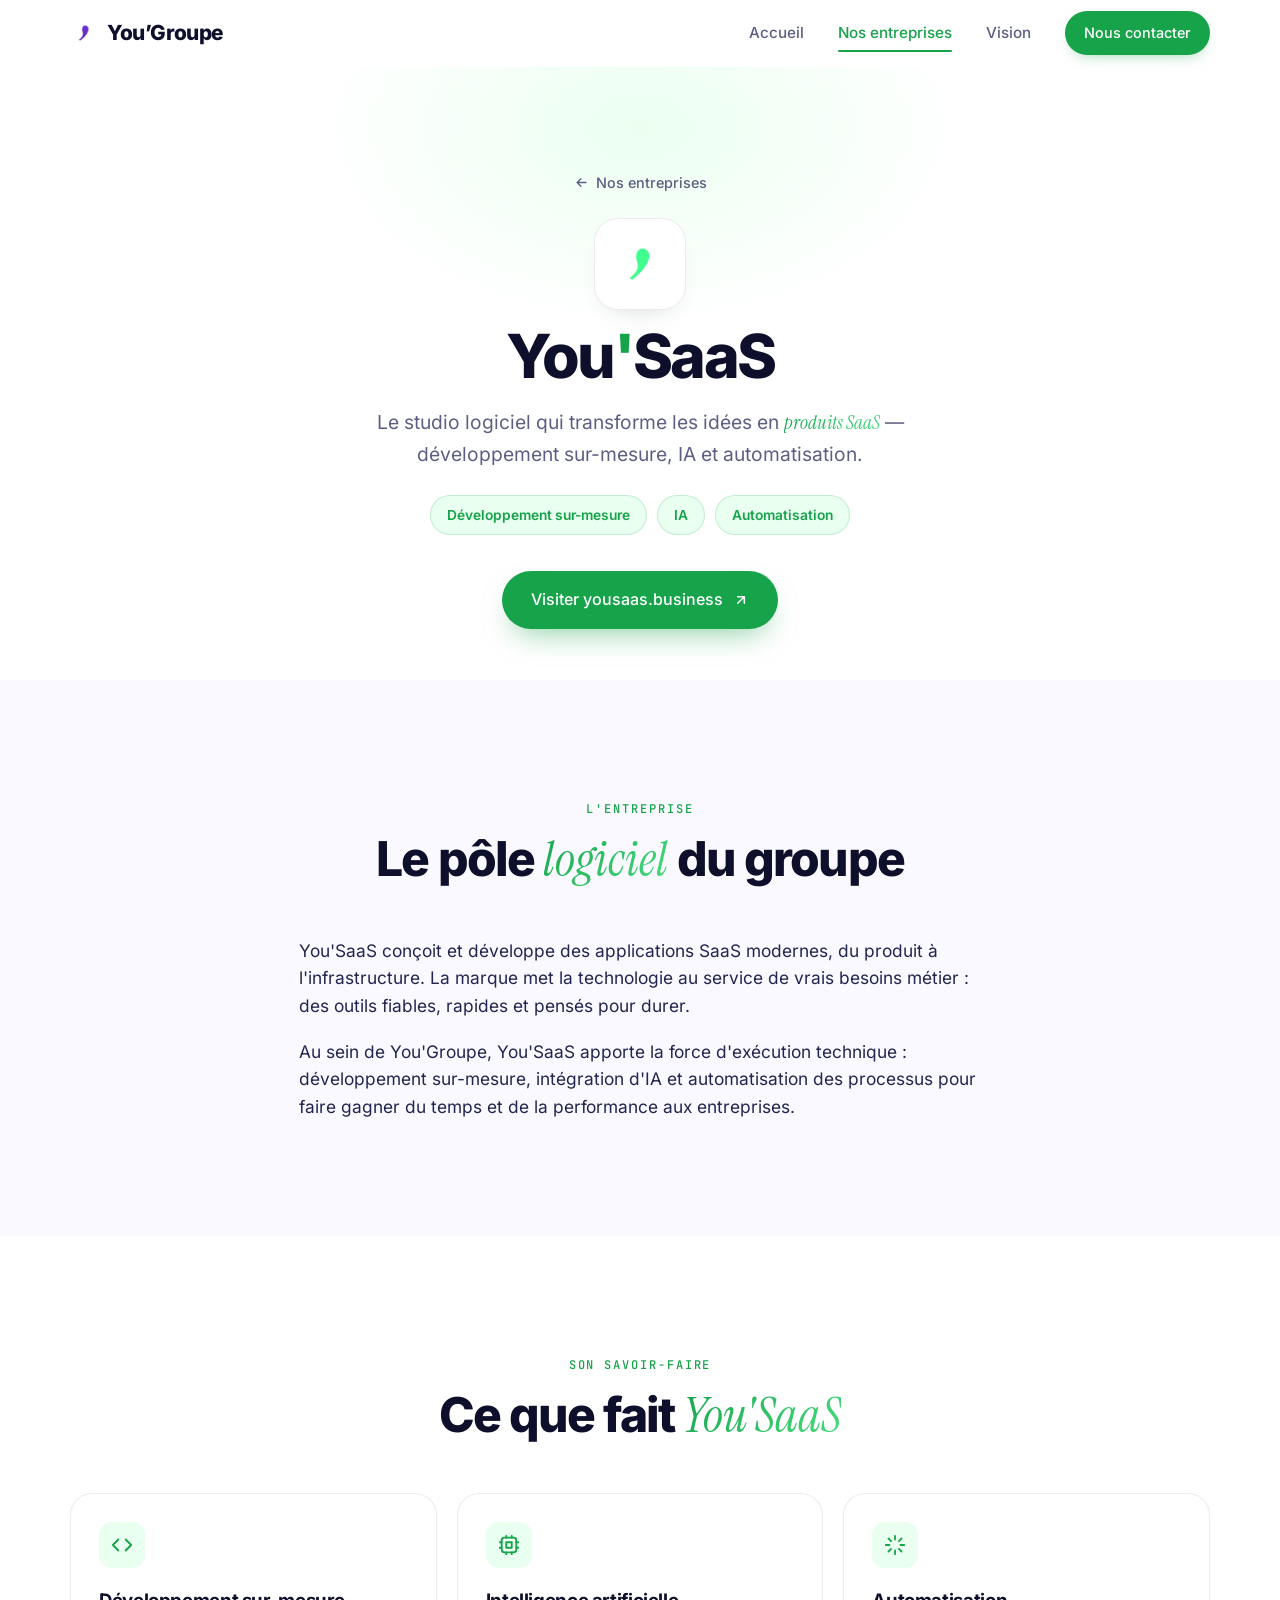
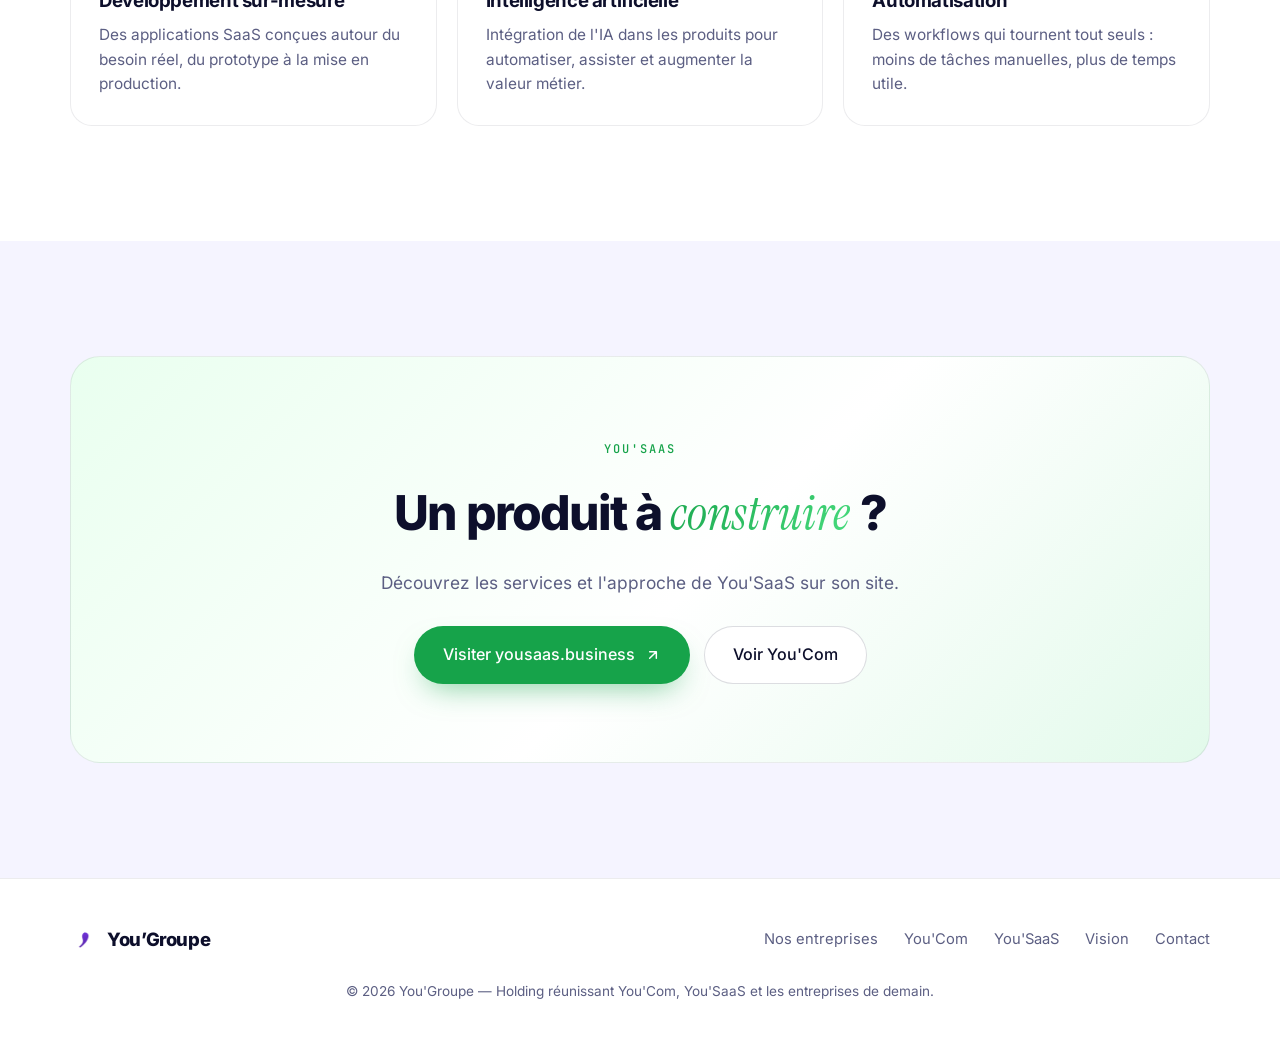
<file: yousaas.html>
<!doctype html>
<html lang="fr">
<head>
  <meta charset="utf-8" />
  <meta name="viewport" content="width=device-width, initial-scale=1" />
  <title>You'SaaS — Studio SaaS, IA &amp; Automatisation | You'Groupe</title>
  <meta name="description" content="You'SaaS, marque du groupe You'Groupe : studio logiciel spécialisé dans le développement sur-mesure, l'IA et l'automatisation." />
  <meta name="theme-color" content="#16a34a" />
  <link rel="icon" href="/favicon.ico" sizes="any" />
  <link rel="icon" type="image/svg+xml" href="/favicon.svg" />
  <link rel="icon" type="image/png" sizes="32x32" href="/favicon-32.png" />
  <link rel="apple-touch-icon" href="/apple-touch-icon.png" />
  <link rel="stylesheet" href="/fonts.css?v=3" />
  <link rel="stylesheet" href="/styles.css?v=3" />
</head>
<body class="brand-yousaas">
  <header id="hdr">
    <div class="wrap nav">
      <a class="brand" href="/"><img class="brand-logo" src="/assets/yougroupe-logo.png" alt="" width="28" height="28" /><span class="brand-name">You<span class="apos">’</span>Groupe</span></a>
      <nav class="nav-links" id="navlinks">
        <a class="link" href="/">Accueil</a>
        <a class="link active" href="/entreprises.html">Nos entreprises</a>
        <a class="link" href="/vision.html">Vision</a>
        <a class="btn btn-primary" href="/contact.html">Nous contacter</a>
      </nav>
      <button class="menu-btn" id="menuBtn" aria-label="Menu" aria-expanded="false">
        <svg width="24" height="24" viewBox="0 0 24 24" fill="none" stroke="currentColor" stroke-width="2" stroke-linecap="round"><line x1="3" y1="6" x2="21" y2="6"/><line x1="3" y1="12" x2="21" y2="12"/><line x1="3" y1="18" x2="21" y2="18"/></svg>
      </button>
    </div>
  </header>

  <main>
    <section class="subhero">
      <div class="halo" aria-hidden="true"></div>
      <div class="wrap">
        <a class="backlink reveal" href="/entreprises.html">
          <svg width="15" height="15" viewBox="0 0 24 24" fill="none" stroke="currentColor" stroke-width="2.2" stroke-linecap="round" stroke-linejoin="round"><path d="M19 12H5M11 18l-6-6 6-6"/></svg>
          Nos entreprises
        </a>
        <div class="co-logo reveal" style="margin-top:18px"><img src="/assets/yousaas-logo.png" alt="Logo You'SaaS" /></div>
        <h1 class="reveal">You<span class="apos">'</span>SaaS</h1>
        <p class="lede reveal">Le studio logiciel qui transforme les idées en <span class="serif">produits SaaS</span> — développement sur-mesure, IA et automatisation.</p>
        <div class="co-meta reveal">
          <span class="chip">Développement sur-mesure</span>
          <span class="chip">IA</span>
          <span class="chip">Automatisation</span>
        </div>
        <div class="cta-row reveal">
          <a class="btn btn-primary" href="https://yousaas.business" target="_blank" rel="noopener">Visiter yousaas.business
            <svg width="16" height="16" viewBox="0 0 24 24" fill="none" stroke="currentColor" stroke-width="2.2" stroke-linecap="round" stroke-linejoin="round"><path d="M7 17 17 7M7 7h10v10"/></svg>
          </a>
        </div>
      </div>
    </section>

    <section class="block bg-paper">
      <div class="wrap-narrow">
        <div class="section-head reveal">
          <span class="eyebrow">L'entreprise</span>
          <h2>Le pôle <span class="serif">logiciel</span> du groupe</h2>
        </div>
        <div class="prose reveal">
          <p>You'SaaS conçoit et développe des applications SaaS modernes, du produit à l'infrastructure. La marque met la technologie au service de vrais besoins métier : des outils fiables, rapides et pensés pour durer.</p>
          <p>Au sein de You'Groupe, You'SaaS apporte la force d'exécution technique : développement sur-mesure, intégration d'IA et automatisation des processus pour faire gagner du temps et de la performance aux entreprises.</p>
        </div>
      </div>
    </section>

    <section class="block">
      <div class="wrap">
        <div class="section-head reveal">
          <span class="eyebrow">Son savoir-faire</span>
          <h2>Ce que fait <span class="serif">You'SaaS</span></h2>
        </div>
        <div class="features">
          <div class="feature reveal">
            <div class="ico"><svg viewBox="0 0 24 24" fill="none" stroke-width="2" stroke-linecap="round" stroke-linejoin="round"><polyline points="16 18 22 12 16 6"/><polyline points="8 6 2 12 8 18"/></svg></div>
            <h3>Développement sur-mesure</h3>
            <p>Des applications SaaS conçues autour du besoin réel, du prototype à la mise en production.</p>
          </div>
          <div class="feature reveal">
            <div class="ico"><svg viewBox="0 0 24 24" fill="none" stroke-width="2" stroke-linecap="round" stroke-linejoin="round"><rect x="4" y="4" width="16" height="16" rx="3"/><path d="M9 2v2M15 2v2M9 20v2M15 20v2M2 9h2M2 15h2M20 9h2M20 15h2M9 9h6v6H9z"/></svg></div>
            <h3>Intelligence artificielle</h3>
            <p>Intégration de l'IA dans les produits pour automatiser, assister et augmenter la valeur métier.</p>
          </div>
          <div class="feature reveal">
            <div class="ico"><svg viewBox="0 0 24 24" fill="none" stroke-width="2" stroke-linecap="round" stroke-linejoin="round"><path d="M12 2v4M12 18v4M4.9 4.9l2.8 2.8M16.3 16.3l2.8 2.8M2 12h4M18 12h4M4.9 19.1l2.8-2.8M16.3 7.7l2.8-2.8"/></svg></div>
            <h3>Automatisation</h3>
            <p>Des workflows qui tournent tout seuls : moins de tâches manuelles, plus de temps utile.</p>
          </div>
        </div>
      </div>
    </section>

    <section class="block bg-soft">
      <div class="wrap">
        <div class="cta-band reveal">
          <span class="eyebrow">You'SaaS</span>
          <h2 style="margin-top:14px">Un produit à <span class="serif">construire</span> ?</h2>
          <p>Découvrez les services et l'approche de You'SaaS sur son site.</p>
          <div class="cta-row">
            <a class="btn btn-primary" href="https://yousaas.business" target="_blank" rel="noopener">Visiter yousaas.business
              <svg width="16" height="16" viewBox="0 0 24 24" fill="none" stroke="currentColor" stroke-width="2.2" stroke-linecap="round" stroke-linejoin="round"><path d="M7 17 17 7M7 7h10v10"/></svg>
            </a>
            <a class="btn btn-ghost" href="/youcom.html">Voir You'Com</a>
          </div>
        </div>
      </div>
    </section>
  </main>

  <footer>
    <div class="wrap foot">
      <a class="brand" href="/"><img class="brand-logo" src="/assets/yougroupe-logo.png" alt="" width="28" height="28" /><span class="brand-name">You<span class="apos">’</span>Groupe</span></a>
      <nav class="foot-links">
        <a href="/entreprises.html">Nos entreprises</a>
        <a href="/youcom.html">You'Com</a>
        <a href="/yousaas.html">You'SaaS</a>
        <a href="/vision.html">Vision</a>
        <a href="/contact.html">Contact</a>
      </nav>
      <div class="copy">© 2026 You'Groupe — Holding réunissant You'Com, You'SaaS et les entreprises de demain.</div>
    </div>
  </footer>

  <script src="/app.js?v=3"></script>
</body>
</html>
</file>
<file: fonts.css>
/* Instrument Serif 400 italic — latin-ext */
@font-face {
  font-family: 'Instrument Serif';
  font-style: italic;
  font-weight: 400;
  font-display: swap;
  src: url('/assets/fonts/instrument-serif-400-italic-latin-ext.woff2') format('woff2');
  unicode-range: U+0100-02BA, U+02BD-02C5, U+02C7-02CC, U+02CE-02D7, U+02DD-02FF, U+0304, U+0308, U+0329, U+1D00-1DBF, U+1E00-1E9F, U+1EF2-1EFF, U+2020, U+20A0-20AB, U+20AD-20C0, U+2113, U+2C60-2C7F, U+A720-A7FF;
}

/* Instrument Serif 400 italic — latin */
@font-face {
  font-family: 'Instrument Serif';
  font-style: italic;
  font-weight: 400;
  font-display: swap;
  src: url('/assets/fonts/instrument-serif-400-italic-latin.woff2') format('woff2');
  unicode-range: U+0000-00FF, U+0131, U+0152-0153, U+02BB-02BC, U+02C6, U+02DA, U+02DC, U+0304, U+0308, U+0329, U+2000-206F, U+20AC, U+2122, U+2191, U+2193, U+2212, U+2215, U+FEFF, U+FFFD;
}

/* Instrument Serif 400 normal — latin-ext */
@font-face {
  font-family: 'Instrument Serif';
  font-style: normal;
  font-weight: 400;
  font-display: swap;
  src: url('/assets/fonts/instrument-serif-400-normal-latin-ext.woff2') format('woff2');
  unicode-range: U+0100-02BA, U+02BD-02C5, U+02C7-02CC, U+02CE-02D7, U+02DD-02FF, U+0304, U+0308, U+0329, U+1D00-1DBF, U+1E00-1E9F, U+1EF2-1EFF, U+2020, U+20A0-20AB, U+20AD-20C0, U+2113, U+2C60-2C7F, U+A720-A7FF;
}

/* Instrument Serif 400 normal — latin */
@font-face {
  font-family: 'Instrument Serif';
  font-style: normal;
  font-weight: 400;
  font-display: swap;
  src: url('/assets/fonts/instrument-serif-400-normal-latin.woff2') format('woff2');
  unicode-range: U+0000-00FF, U+0131, U+0152-0153, U+02BB-02BC, U+02C6, U+02DA, U+02DC, U+0304, U+0308, U+0329, U+2000-206F, U+20AC, U+2122, U+2191, U+2193, U+2212, U+2215, U+FEFF, U+FFFD;
}

/* Inter 400 normal — latin-ext */
@font-face {
  font-family: 'Inter';
  font-style: normal;
  font-weight: 400;
  font-display: swap;
  src: url('/assets/fonts/inter-400-normal-latin-ext.woff2') format('woff2');
  unicode-range: U+0100-02BA, U+02BD-02C5, U+02C7-02CC, U+02CE-02D7, U+02DD-02FF, U+0304, U+0308, U+0329, U+1D00-1DBF, U+1E00-1E9F, U+1EF2-1EFF, U+2020, U+20A0-20AB, U+20AD-20C0, U+2113, U+2C60-2C7F, U+A720-A7FF;
}

/* Inter 400 normal — latin */
@font-face {
  font-family: 'Inter';
  font-style: normal;
  font-weight: 400;
  font-display: swap;
  src: url('/assets/fonts/inter-400-normal-latin.woff2') format('woff2');
  unicode-range: U+0000-00FF, U+0131, U+0152-0153, U+02BB-02BC, U+02C6, U+02DA, U+02DC, U+0304, U+0308, U+0329, U+2000-206F, U+20AC, U+2122, U+2191, U+2193, U+2212, U+2215, U+FEFF, U+FFFD;
}

/* Inter 500 normal — latin-ext */
@font-face {
  font-family: 'Inter';
  font-style: normal;
  font-weight: 500;
  font-display: swap;
  src: url('/assets/fonts/inter-500-normal-latin-ext.woff2') format('woff2');
  unicode-range: U+0100-02BA, U+02BD-02C5, U+02C7-02CC, U+02CE-02D7, U+02DD-02FF, U+0304, U+0308, U+0329, U+1D00-1DBF, U+1E00-1E9F, U+1EF2-1EFF, U+2020, U+20A0-20AB, U+20AD-20C0, U+2113, U+2C60-2C7F, U+A720-A7FF;
}

/* Inter 500 normal — latin */
@font-face {
  font-family: 'Inter';
  font-style: normal;
  font-weight: 500;
  font-display: swap;
  src: url('/assets/fonts/inter-500-normal-latin.woff2') format('woff2');
  unicode-range: U+0000-00FF, U+0131, U+0152-0153, U+02BB-02BC, U+02C6, U+02DA, U+02DC, U+0304, U+0308, U+0329, U+2000-206F, U+20AC, U+2122, U+2191, U+2193, U+2212, U+2215, U+FEFF, U+FFFD;
}

/* Inter 600 normal — latin-ext */
@font-face {
  font-family: 'Inter';
  font-style: normal;
  font-weight: 600;
  font-display: swap;
  src: url('/assets/fonts/inter-600-normal-latin-ext.woff2') format('woff2');
  unicode-range: U+0100-02BA, U+02BD-02C5, U+02C7-02CC, U+02CE-02D7, U+02DD-02FF, U+0304, U+0308, U+0329, U+1D00-1DBF, U+1E00-1E9F, U+1EF2-1EFF, U+2020, U+20A0-20AB, U+20AD-20C0, U+2113, U+2C60-2C7F, U+A720-A7FF;
}

/* Inter 600 normal — latin */
@font-face {
  font-family: 'Inter';
  font-style: normal;
  font-weight: 600;
  font-display: swap;
  src: url('/assets/fonts/inter-600-normal-latin.woff2') format('woff2');
  unicode-range: U+0000-00FF, U+0131, U+0152-0153, U+02BB-02BC, U+02C6, U+02DA, U+02DC, U+0304, U+0308, U+0329, U+2000-206F, U+20AC, U+2122, U+2191, U+2193, U+2212, U+2215, U+FEFF, U+FFFD;
}

/* Inter 700 normal — latin-ext */
@font-face {
  font-family: 'Inter';
  font-style: normal;
  font-weight: 700;
  font-display: swap;
  src: url('/assets/fonts/inter-700-normal-latin-ext.woff2') format('woff2');
  unicode-range: U+0100-02BA, U+02BD-02C5, U+02C7-02CC, U+02CE-02D7, U+02DD-02FF, U+0304, U+0308, U+0329, U+1D00-1DBF, U+1E00-1E9F, U+1EF2-1EFF, U+2020, U+20A0-20AB, U+20AD-20C0, U+2113, U+2C60-2C7F, U+A720-A7FF;
}

/* Inter 700 normal — latin */
@font-face {
  font-family: 'Inter';
  font-style: normal;
  font-weight: 700;
  font-display: swap;
  src: url('/assets/fonts/inter-700-normal-latin.woff2') format('woff2');
  unicode-range: U+0000-00FF, U+0131, U+0152-0153, U+02BB-02BC, U+02C6, U+02DA, U+02DC, U+0304, U+0308, U+0329, U+2000-206F, U+20AC, U+2122, U+2191, U+2193, U+2212, U+2215, U+FEFF, U+FFFD;
}

/* Inter 800 normal — latin-ext */
@font-face {
  font-family: 'Inter';
  font-style: normal;
  font-weight: 800;
  font-display: swap;
  src: url('/assets/fonts/inter-800-normal-latin-ext.woff2') format('woff2');
  unicode-range: U+0100-02BA, U+02BD-02C5, U+02C7-02CC, U+02CE-02D7, U+02DD-02FF, U+0304, U+0308, U+0329, U+1D00-1DBF, U+1E00-1E9F, U+1EF2-1EFF, U+2020, U+20A0-20AB, U+20AD-20C0, U+2113, U+2C60-2C7F, U+A720-A7FF;
}

/* Inter 800 normal — latin */
@font-face {
  font-family: 'Inter';
  font-style: normal;
  font-weight: 800;
  font-display: swap;
  src: url('/assets/fonts/inter-800-normal-latin.woff2') format('woff2');
  unicode-range: U+0000-00FF, U+0131, U+0152-0153, U+02BB-02BC, U+02C6, U+02DA, U+02DC, U+0304, U+0308, U+0329, U+2000-206F, U+20AC, U+2122, U+2191, U+2193, U+2212, U+2215, U+FEFF, U+FFFD;
}

/* JetBrains Mono 500 normal — latin-ext */
@font-face {
  font-family: 'JetBrains Mono';
  font-style: normal;
  font-weight: 500;
  font-display: swap;
  src: url('/assets/fonts/jetbrains-mono-500-normal-latin-ext.woff2') format('woff2');
  unicode-range: U+0100-02BA, U+02BD-02C5, U+02C7-02CC, U+02CE-02D7, U+02DD-02FF, U+0304, U+0308, U+0329, U+1D00-1DBF, U+1E00-1E9F, U+1EF2-1EFF, U+2020, U+20A0-20AB, U+20AD-20C0, U+2113, U+2C60-2C7F, U+A720-A7FF;
}

/* JetBrains Mono 500 normal — latin */
@font-face {
  font-family: 'JetBrains Mono';
  font-style: normal;
  font-weight: 500;
  font-display: swap;
  src: url('/assets/fonts/jetbrains-mono-500-normal-latin.woff2') format('woff2');
  unicode-range: U+0000-00FF, U+0131, U+0152-0153, U+02BB-02BC, U+02C6, U+02DA, U+02DC, U+0304, U+0308, U+0329, U+2000-206F, U+20AC, U+2122, U+2191, U+2193, U+2212, U+2215, U+FEFF, U+FFFD;
}
</file>
<file: styles.css>
:root {
  --bg: #ffffff;
  --paper: #faf9ff;
  --soft: #f5f4ff;
  --tint: #ecebff;
  --ice: #e0e7ff;

  --brand: #4f46e5;   /* indigo-600 — signature You'Groupe */
  --brand-2: #6366f1;
  --sky: #8b5cf6;     /* violet accent */

  /* couleurs des marques du groupe */
  --youcom: #2563eb;
  --yousaas: #16a34a;

  --ink: #0d0f2b;
  --ink-2: #22254f;
  --muted: #5c5f83;

  --line: rgba(13, 15, 43, 0.08);
  --line-strong: rgba(13, 15, 43, 0.14);
  --radius: 22px;
  --ease: cubic-bezier(.2, .7, .2, 1);
  --shadow: 0 24px 60px -28px rgba(13, 15, 43, 0.28);
  --shadow-sm: 0 12px 30px -18px rgba(13, 15, 43, 0.22);
}

/* Pages thématisées par marque */
body.brand-youcom { --brand: #2563eb; --brand-2: #3b82f6; --sky: #38bdf8; --tint: #e9f2ff; --ice: #dbeafe; }
body.brand-yousaas { --brand: #16a34a; --brand-2: #22c55e; --sky: #4ade80; --tint: #e9ffef; --ice: #dcfce7; }

* { box-sizing: border-box; }
html { scroll-behavior: smooth; -webkit-text-size-adjust: 100%; }
body {
  margin: 0;
  font-family: "Inter", system-ui, -apple-system, "Segoe UI", Roboto, sans-serif;
  color: var(--ink);
  background: var(--bg);
  line-height: 1.6;
  overflow-x: hidden;
  -webkit-font-smoothing: antialiased;
}
a { color: inherit; text-decoration: none; }
::selection { background: var(--brand); color: #fff; }

.wrap { width: min(1140px, 100% - 40px); margin-inline: auto; }
.wrap-narrow { width: min(880px, 100% - 40px); margin-inline: auto; }

/* serif italic accent — signature de la DA You' */
.serif {
  font-family: "Instrument Serif", Georgia, serif;
  font-style: italic; font-weight: 400;
  background: linear-gradient(135deg, var(--brand), var(--sky));
  -webkit-background-clip: text; background-clip: text; color: transparent;
  letter-spacing: 0;
}
.eyebrow {
  font-family: "JetBrains Mono", ui-monospace, monospace;
  font-weight: 500; font-size: 0.75rem; letter-spacing: 0.16em; text-transform: uppercase;
  color: var(--brand);
}
.apos { color: var(--brand); }

/* Buttons */
.btn {
  display: inline-flex; align-items: center; gap: 10px;
  padding: 15px 28px; border-radius: 999px; font-size: 1rem; font-weight: 500;
  border: 1px solid transparent; cursor: pointer; transition: transform .3s var(--ease), box-shadow .3s var(--ease), background .2s, border-color .2s; white-space: nowrap;
}
.btn-primary { color: #fff; background: var(--brand); box-shadow: 0 14px 30px -12px color-mix(in srgb, var(--brand) 55%, transparent); }
.btn-primary:hover { transform: translateY(-2px); background: var(--brand-2); box-shadow: 0 20px 38px -12px color-mix(in srgb, var(--brand) 60%, transparent); }
.btn-ghost { background: var(--bg); border-color: var(--line-strong); color: var(--ink); }
.btn-ghost:hover { transform: translateY(-2px); border-color: var(--brand); color: var(--brand); }

/* Header */
header {
  position: sticky; top: 0; z-index: 50; backdrop-filter: blur(14px);
  background: color-mix(in srgb, var(--bg) 82%, transparent);
  border-bottom: 1px solid transparent; transition: border-color .3s;
}
header.scrolled { border-bottom-color: var(--line); }
.nav { display: flex; align-items: center; justify-content: space-between; height: 66px; }
.brand { font-weight: 800; font-size: 1.3rem; letter-spacing: -.02em; display: inline-flex; align-items: center; gap: 9px; color: var(--ink); }
.brand .brand-logo { width: 28px; height: 28px; flex: none; object-fit: contain; }
.brand .brand-name { white-space: nowrap; }
.brand .apos { color: inherit; }
.nav-links { display: flex; align-items: center; gap: 34px; }
.nav-links a.link { position: relative; color: var(--muted); font-size: 0.95rem; font-weight: 500; transition: color .2s; }
.nav-links a.link:hover, .nav-links a.link.active { color: var(--ink); }
.nav-links a.link.active { color: var(--brand); }
.nav-links a.link::after { content: ""; position: absolute; left: 0; right: 0; bottom: -7px; height: 2px; border-radius: 2px; background: var(--brand); transform: scaleX(0); transform-origin: left; transition: transform .25s var(--ease); }
.nav-links a.link:hover::after, .nav-links a.link.active::after { transform: scaleX(1); }
/* CTA proportionné à la barre */
.nav-links .btn { padding: 9px 18px; font-size: 0.9rem; box-shadow: 0 6px 16px -8px color-mix(in srgb, var(--brand) 55%, transparent); }
.nav-links .btn:hover { box-shadow: 0 10px 22px -8px color-mix(in srgb, var(--brand) 55%, transparent); }
.menu-btn { display: none; background: none; border: 0; color: var(--ink); cursor: pointer; padding: 8px; }

/* Generic hero (home) */
.hero { position: relative; padding: clamp(64px, 12vw, 132px) 0 clamp(48px, 8vw, 88px); text-align: center; }
.halo { position: absolute; inset: 0; z-index: -1; overflow: hidden; pointer-events: none; }
.halo::before {
  content: ""; position: absolute; width: 900px; height: 560px; left: 50%; top: -220px; transform: translateX(-50%);
  background: radial-gradient(closest-side, var(--tint), transparent 72%); opacity: .9;
}
.hero h1 { font-weight: 800; letter-spacing: -.045em; line-height: .98; font-size: clamp(2.6rem, 7.4vw, 5.2rem); margin: 22px auto 0; max-width: 15ch; color: var(--ink); }
.hero h1 .serif { font-size: 1.04em; letter-spacing: -.01em; }
.hero p.lede { max-width: 54ch; margin: 24px auto 0; color: var(--muted); font-size: clamp(1.05rem, 2.3vw, 1.28rem); }
.cta-row { display: flex; gap: 14px; justify-content: center; flex-wrap: wrap; margin-top: 36px; }

/* Subpage hero (interior pages) */
.subhero { position: relative; padding: clamp(54px, 9vw, 104px) 0 clamp(28px, 4vw, 52px); text-align: center; }
.subhero h1 { font-weight: 800; letter-spacing: -.045em; line-height: 1; font-size: clamp(2.2rem, 6vw, 3.8rem); margin: 16px auto 0; max-width: 18ch; color: var(--ink); }
.subhero p.lede { max-width: 56ch; margin: 20px auto 0; color: var(--muted); font-size: clamp(1.02rem, 2.2vw, 1.2rem); }

/* Breadcrumb / back link */
.backlink { display: inline-flex; align-items: center; gap: 7px; font-size: 0.9rem; font-weight: 500; color: var(--muted); margin-bottom: 6px; transition: color .2s, gap .2s; }
.backlink:hover { color: var(--brand); gap: 10px; }

/* Org diagram */
.org { margin: clamp(52px, 8vw, 84px) auto 0; max-width: 720px; }
.org-top { display: flex; justify-content: center; }
.node { border: 1px solid var(--line); border-radius: 16px; padding: 15px 22px; background: var(--bg); display: inline-flex; flex-direction: column; align-items: center; gap: 3px; box-shadow: var(--shadow-sm); min-width: 150px; }
.node .n-name { font-weight: 800; font-size: 1.02rem; letter-spacing: -.02em; }
.node .node-logo { width: 20px; height: 20px; object-fit: contain; margin-bottom: 3px; }
.node .n-role { font-family: "JetBrains Mono", monospace; font-size: 0.66rem; color: var(--muted); text-transform: uppercase; letter-spacing: .12em; }
.node.root { background: linear-gradient(135deg, var(--brand), var(--sky)); border: 0; color: #fff; box-shadow: 0 20px 44px -18px color-mix(in srgb, var(--brand) 55%, transparent); }
.node.root .n-role { color: rgba(255,255,255,.85); }
.connector { width: 2px; height: 32px; margin: 0 auto; background: linear-gradient(var(--line-strong), var(--line)); }
.org-children { display: grid; grid-template-columns: repeat(3, 1fr); gap: 16px; position: relative; }
.org-children::before { content: ""; position: absolute; top: -16px; left: 16.66%; right: 16.66%; height: 2px; background: var(--line); }
.child { position: relative; }
.child::before { content: ""; position: absolute; top: -16px; left: 50%; width: 2px; height: 16px; background: var(--line); }
.child .node { display: flex; width: 100%; }
.child.c-youcom .n-name { color: var(--youcom); }
.child.c-yousaas .n-name { color: var(--yousaas); }
.child.future .node { border-style: dashed; background: var(--soft); box-shadow: none; }
.child.future .n-name { color: var(--muted); }

/* Sections */
section.block { padding: clamp(60px, 9vw, 116px) 0; }
.bg-paper { background: var(--paper); }
.bg-soft { background: var(--soft); }
.section-head { max-width: 660px; margin: 0 auto 52px; text-align: center; }
.section-head h2 { font-weight: 800; letter-spacing: -.04em; line-height: 1.02; font-size: clamp(1.9rem, 4.6vw, 3rem); margin: 14px 0 0; color: var(--ink); }
.section-head p { color: var(--muted); margin: 16px auto 0; font-size: 1.1rem; max-width: 52ch; }

/* Stats */
.stats { display: grid; grid-template-columns: repeat(auto-fit, minmax(150px, 1fr)); gap: 22px; text-align: center; }
.stat b { font-family: "Instrument Serif", serif; font-style: italic; font-weight: 400; font-size: clamp(2.6rem, 6vw, 3.6rem); display: block; line-height: 1; background: linear-gradient(135deg, var(--brand), var(--sky)); -webkit-background-clip: text; background-clip: text; color: transparent; }
.stat span { color: var(--muted); font-size: 0.94rem; margin-top: 8px; display: block; }

/* Companies grid */
.companies { display: grid; grid-template-columns: repeat(auto-fit, minmax(290px, 1fr)); gap: 22px; }
.company { --c: var(--brand); display: flex; flex-direction: column; padding: 30px; border-radius: var(--radius); border: 1px solid var(--line); background: var(--bg); box-shadow: var(--shadow-sm); transition: transform .3s var(--ease), border-color .3s, box-shadow .3s; }
.company:hover { transform: translateY(-5px); border-color: color-mix(in srgb, var(--c) 45%, var(--line)); box-shadow: var(--shadow); }
.company .badge { width: 56px; height: 56px; border-radius: 15px; display: grid; place-items: center; margin-bottom: 22px; font-weight: 800; font-size: 1.5rem; color: #fff; letter-spacing: -.03em; background: var(--c); box-shadow: 0 12px 26px -12px var(--c); }
.company.c-youcom { --c: var(--youcom); }
.company.c-yousaas { --c: var(--yousaas); }
.company .badge img { width: 100%; height: 100%; object-fit: contain; display: block; }
.company.c-youcom .badge, .company.c-yousaas .badge { background: #fff; border: 1px solid var(--line); padding: 9px; box-shadow: 0 10px 24px -14px var(--c); }
.company.soon .badge { background: var(--soft); color: var(--muted); border: 1px dashed var(--line-strong); box-shadow: none; }
.company .tag { font-family: "JetBrains Mono", monospace; font-size: 0.72rem; font-weight: 500; color: var(--c); text-transform: uppercase; letter-spacing: .1em; margin-bottom: 12px; }
.company.soon .tag { color: var(--muted); }
.company h3 { margin: 0 0 8px; font-size: 1.45rem; font-weight: 800; letter-spacing: -.03em; }
.company p { margin: 0 0 22px; color: var(--muted); font-size: 0.98rem; flex: 1; }
.company .go { display: inline-flex; align-items: center; gap: 8px; font-weight: 600; font-size: 0.94rem; color: var(--c); }
.company .go svg { transition: transform .2s var(--ease); }
.company:hover .go svg { transform: translateX(4px); }
.company.soon .go { color: var(--muted); }

/* Company presentation page */
.co-logo { width: 92px; height: 92px; border-radius: 24px; background: #fff; border: 1px solid var(--line); box-shadow: var(--shadow-sm); display: grid; place-items: center; padding: 16px; margin: 0 auto; }
.co-logo img { width: 100%; height: 100%; object-fit: contain; }
.co-meta { display: flex; gap: 10px; justify-content: center; flex-wrap: wrap; margin-top: 26px; }
.chip { display: inline-flex; align-items: center; gap: 8px; padding: 8px 16px; border-radius: 999px; background: var(--tint); color: var(--brand); font-size: 0.86rem; font-weight: 600; border: 1px solid color-mix(in srgb, var(--brand) 18%, transparent); }

/* Feature / service list */
.features { display: grid; grid-template-columns: repeat(auto-fit, minmax(250px, 1fr)); gap: 20px; }
.feature { padding: 28px; border-radius: var(--radius); border: 1px solid var(--line); background: var(--bg); transition: transform .3s var(--ease), box-shadow .3s; }
.feature:hover { transform: translateY(-4px); box-shadow: var(--shadow-sm); }
.feature .ico { width: 46px; height: 46px; border-radius: 13px; display: grid; place-items: center; margin-bottom: 18px; background: var(--tint); color: var(--brand); }
.feature .ico svg { width: 22px; height: 22px; stroke: currentColor; }
.feature h3 { margin: 0 0 8px; font-size: 1.16rem; font-weight: 700; letter-spacing: -.02em; }
.feature p { margin: 0; color: var(--muted); font-size: 0.96rem; }

/* Prose block */
.prose { max-width: 62ch; margin: 0 auto; color: var(--ink-2); font-size: 1.08rem; }
.prose p { margin: 0 0 18px; }
.prose p:last-child { margin-bottom: 0; }

/* Contact */
.contact-grid { display: grid; grid-template-columns: repeat(auto-fit, minmax(240px, 1fr)); gap: 20px; }
.contact-card { padding: 30px; border-radius: var(--radius); border: 1px solid var(--line); background: var(--bg); text-align: center; box-shadow: var(--shadow-sm); }
.contact-card .ico { width: 50px; height: 50px; border-radius: 14px; display: grid; place-items: center; margin: 0 auto 16px; background: var(--tint); color: var(--brand); }
.contact-card .ico svg { width: 24px; height: 24px; stroke: currentColor; }
.contact-card h3 { margin: 0 0 6px; font-size: 1.1rem; font-weight: 700; }
.contact-card a, .contact-card p { color: var(--muted); font-size: 0.96rem; margin: 0; }
.contact-card a:hover { color: var(--brand); }

/* Contact — two-column layout + form */
.contact-layout { display: grid; grid-template-columns: 0.85fr 1.15fr; gap: 44px; align-items: start; }
.contact-aside h2 { font-weight: 800; letter-spacing: -.03em; font-size: 1.55rem; margin: 0 0 8px; }
.contact-aside > p { color: var(--muted); margin: 0 0 26px; font-size: 1rem; }
.contact-list { display: flex; flex-direction: column; gap: 14px; }
.c-row { display: flex; gap: 14px; align-items: flex-start; padding: 16px 18px; border: 1px solid var(--line); border-radius: 16px; background: var(--bg); transition: border-color .25s var(--ease), transform .25s var(--ease); }
.c-row:hover { border-color: color-mix(in srgb, var(--brand) 40%, var(--line)); transform: translateY(-2px); }
.c-row .ico { width: 42px; height: 42px; border-radius: 11px; flex: none; display: grid; place-items: center; background: var(--tint); color: var(--brand); }
.c-row .ico svg { width: 20px; height: 20px; stroke: currentColor; }
.c-row .c-label { font-family: "JetBrains Mono", monospace; font-size: .7rem; letter-spacing: .1em; text-transform: uppercase; color: var(--muted); }
.c-row .c-val { font-weight: 600; font-size: .98rem; margin-top: 3px; line-height: 1.45; }
.c-row .c-val a { color: var(--ink); }
.c-row .c-val a:hover { color: var(--brand); }

.form-card { padding: 32px; border: 1px solid var(--line); border-radius: var(--radius); background: var(--bg); box-shadow: var(--shadow-sm); }
.form-row { margin-bottom: 16px; }
.form-row.two { display: grid; grid-template-columns: 1fr 1fr; gap: 16px; margin-bottom: 16px; }
.field label { display: block; font-size: .82rem; font-weight: 600; color: var(--ink-2); margin-bottom: 6px; }
.field input, .field textarea { width: 100%; font-family: inherit; font-size: .96rem; color: var(--ink); background: var(--soft); border: 1px solid var(--line); border-radius: 12px; padding: 12px 14px; transition: border-color .2s, background .2s, box-shadow .2s; }
.field input::placeholder, .field textarea::placeholder { color: color-mix(in srgb, var(--muted) 75%, transparent); }
.field input:focus, .field textarea:focus { outline: none; border-color: var(--brand); background: var(--bg); box-shadow: 0 0 0 3px color-mix(in srgb, var(--brand) 15%, transparent); }
.field textarea { resize: vertical; min-height: 132px; }
.form-card .btn-primary { width: 100%; justify-content: center; margin-top: 4px; }
.form-note { font-size: .82rem; color: var(--muted); margin: 14px 0 0; text-align: center; }
.form-note a { color: var(--brand); }
@media (max-width: 820px) { .contact-layout { grid-template-columns: 1fr; gap: 30px; } .form-row.two { grid-template-columns: 1fr; } }

/* CTA band */
.cta-band { position: relative; overflow: hidden; border-radius: 30px; padding: clamp(46px, 7vw, 78px) 28px; text-align: center; background: linear-gradient(135deg, var(--tint), #fff 55%, color-mix(in srgb, var(--sky) 16%, #fff)); border: 1px solid var(--line); }
.cta-band h2 { font-weight: 800; letter-spacing: -.04em; font-size: clamp(1.9rem, 4.6vw, 3rem); margin: 0 auto; max-width: 20ch; color: var(--ink); }
.cta-band p { color: var(--muted); margin: 16px auto 0; max-width: 48ch; font-size: 1.08rem; }
.cta-band .cta-row { margin-top: 30px; }

/* Footer */
footer { border-top: 1px solid var(--line); padding: 46px 0; }
.foot { display: flex; align-items: center; justify-content: space-between; flex-wrap: wrap; gap: 18px; }
.foot .brand { font-size: 1.15rem; }
.foot-links { display: flex; gap: 26px; flex-wrap: wrap; }
.foot-links a { color: var(--muted); font-size: 0.92rem; transition: color .2s; }
.foot-links a:hover { color: var(--ink); }
.foot .copy { color: var(--muted); font-size: 0.85rem; width: 100%; text-align: center; margin-top: 8px; }

/* Reveal */
.reveal { opacity: 0; transform: translateY(22px); transition: opacity .7s var(--ease), transform .7s var(--ease); }
.reveal.in { opacity: 1; transform: none; }
@media (prefers-reduced-motion: reduce) { .reveal { opacity: 1; transform: none; transition: none; } html { scroll-behavior: auto; } }

/* Responsive */
@media (max-width: 760px) {
  .nav-links { display: none; }
  .menu-btn { display: inline-flex; }
  .org-children { grid-template-columns: 1fr; gap: 24px; }
  .org-children::before, .child::before { display: none; }
  .nav-links.open { display: flex; position: absolute; top: 70px; left: 0; right: 0; flex-direction: column; align-items: stretch; gap: 6px; padding: 18px 20px 24px; background: var(--bg); border-bottom: 1px solid var(--line); }
  .nav-links.open a.link { padding: 10px 6px; }
  .nav-links.open .btn { justify-content: center; }
}
</file>
